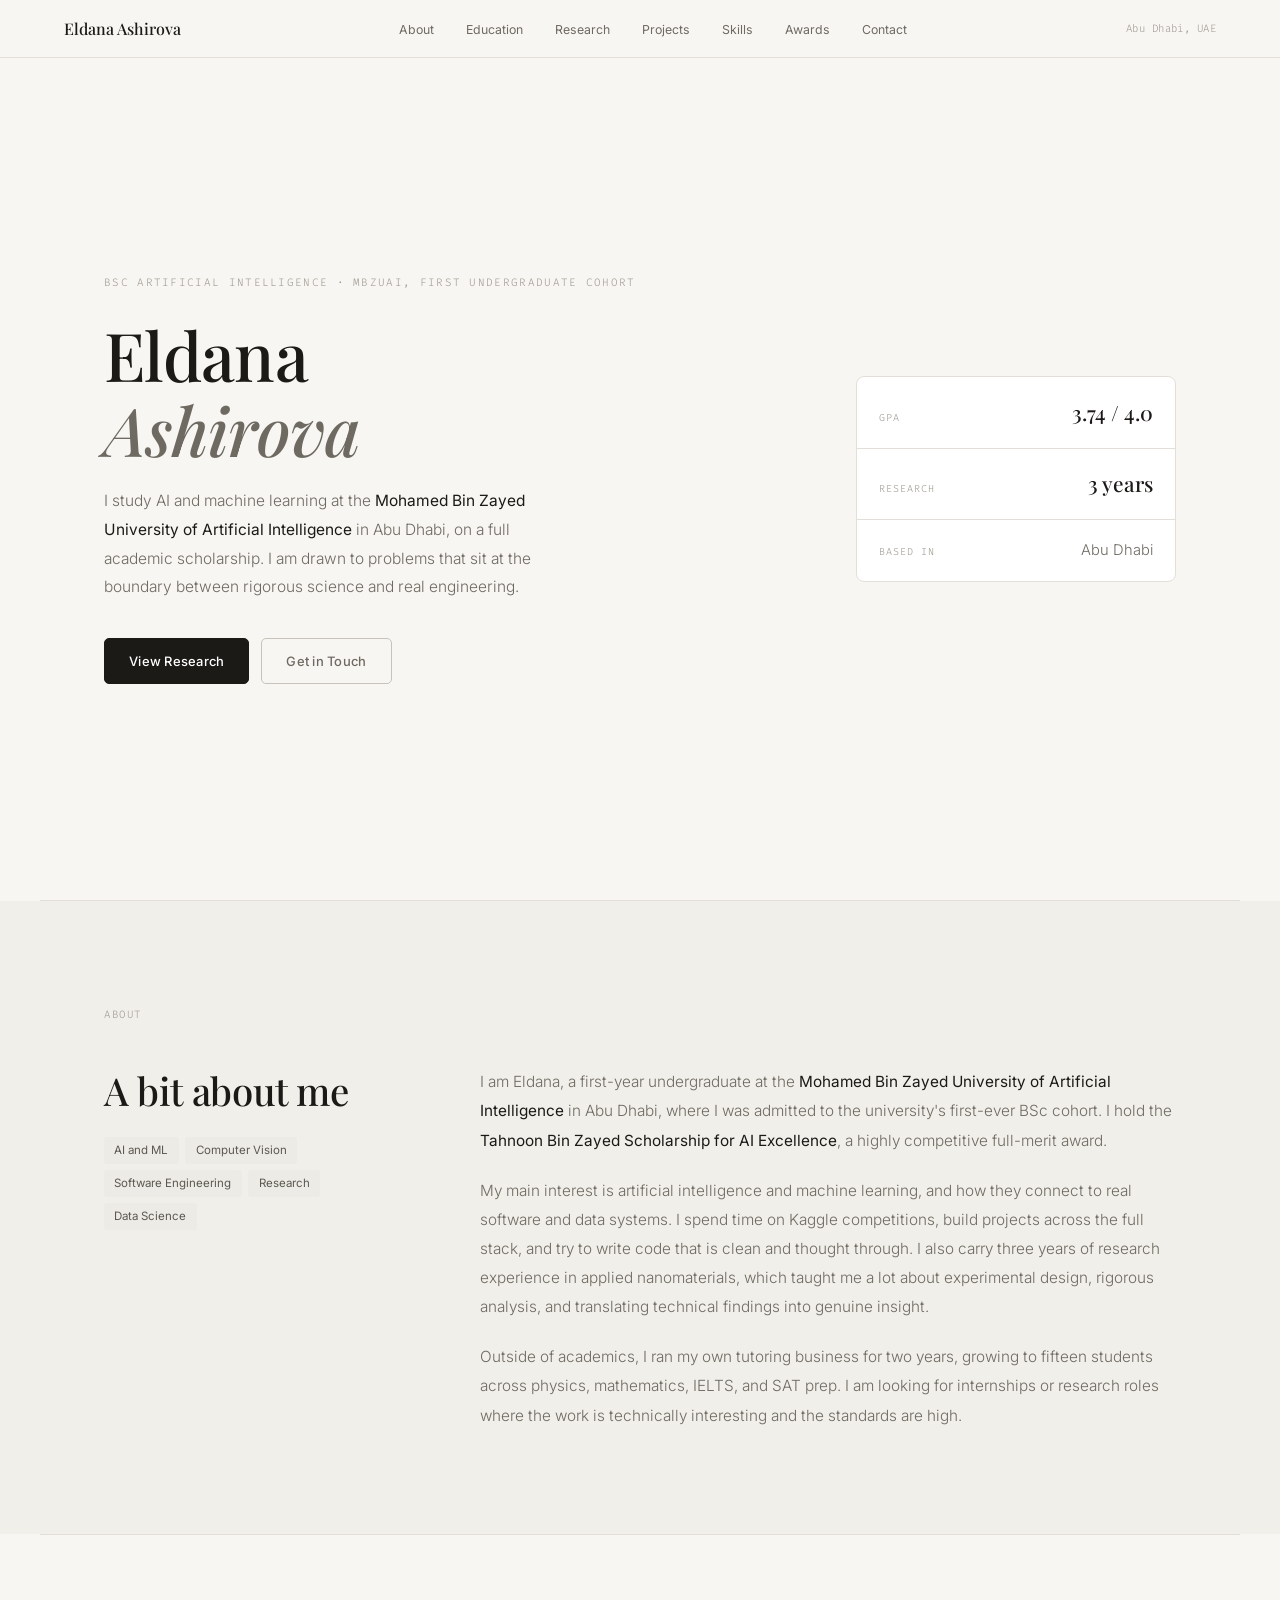
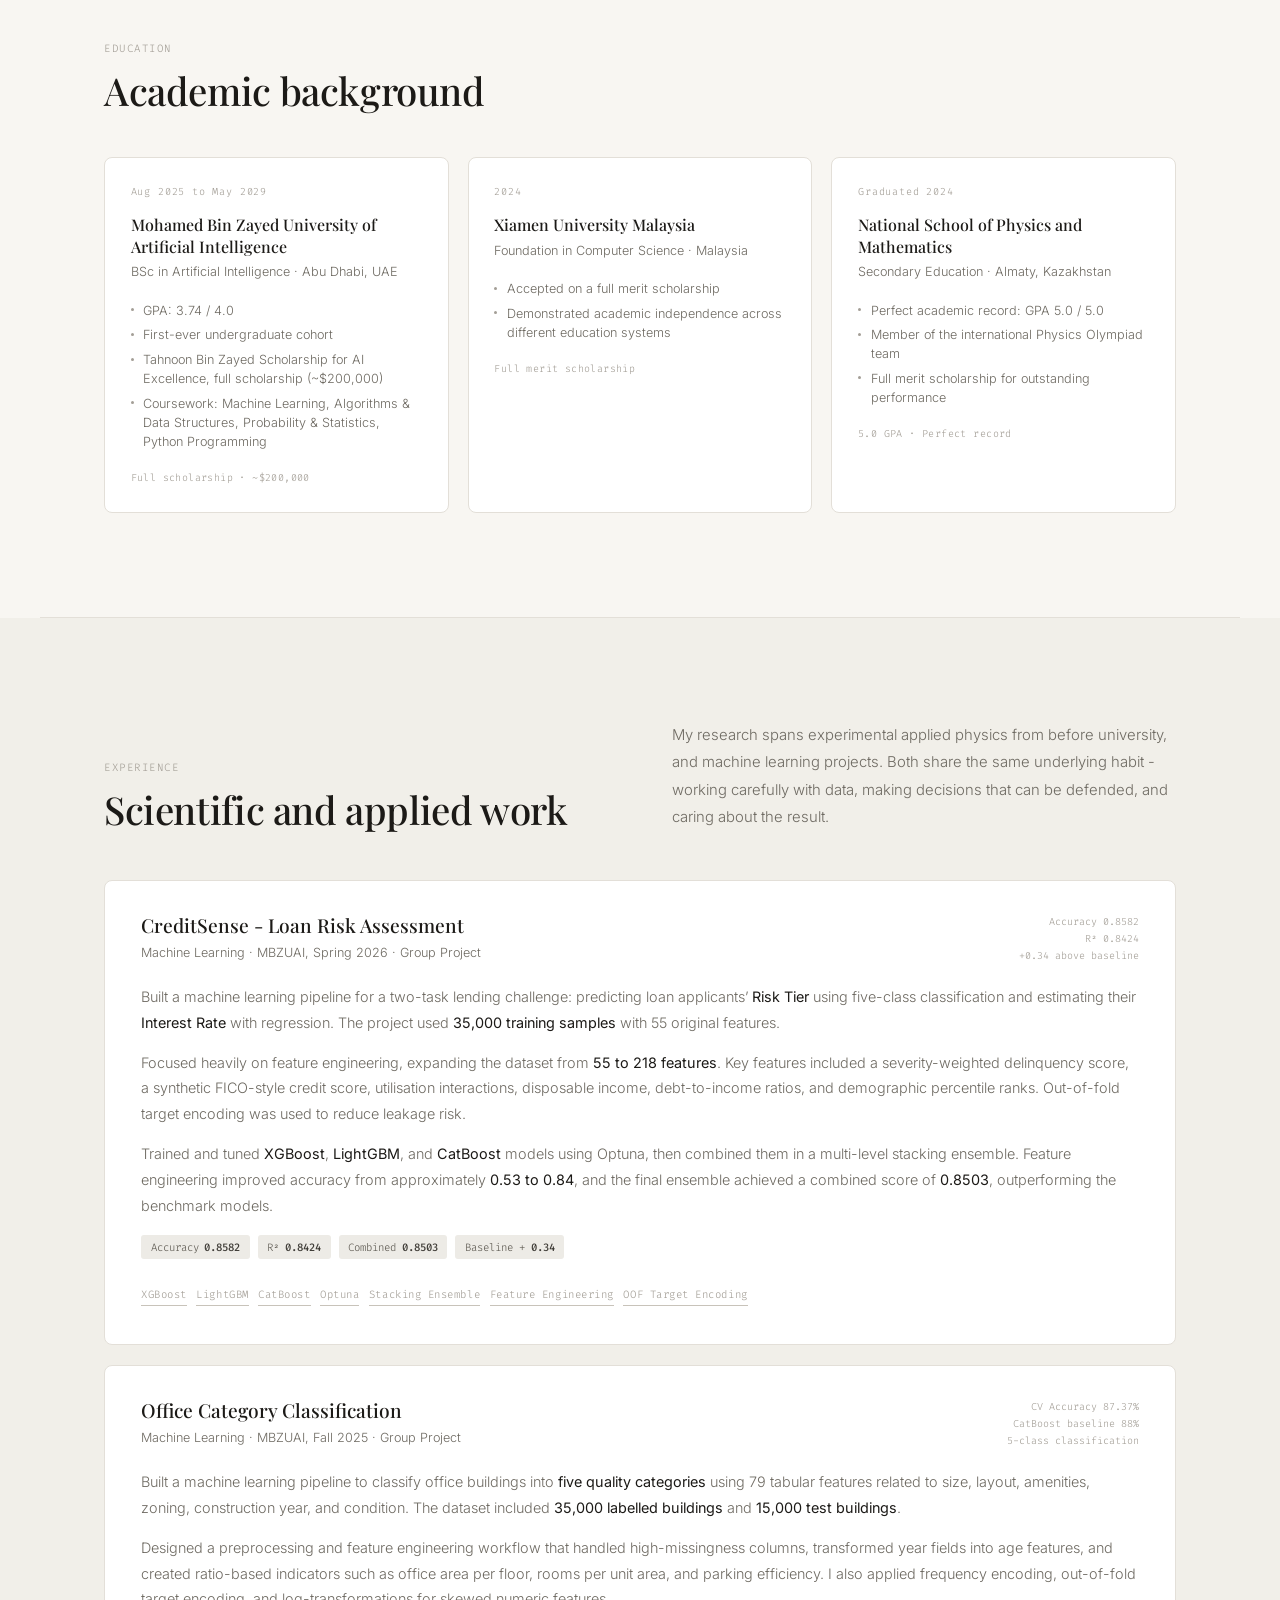
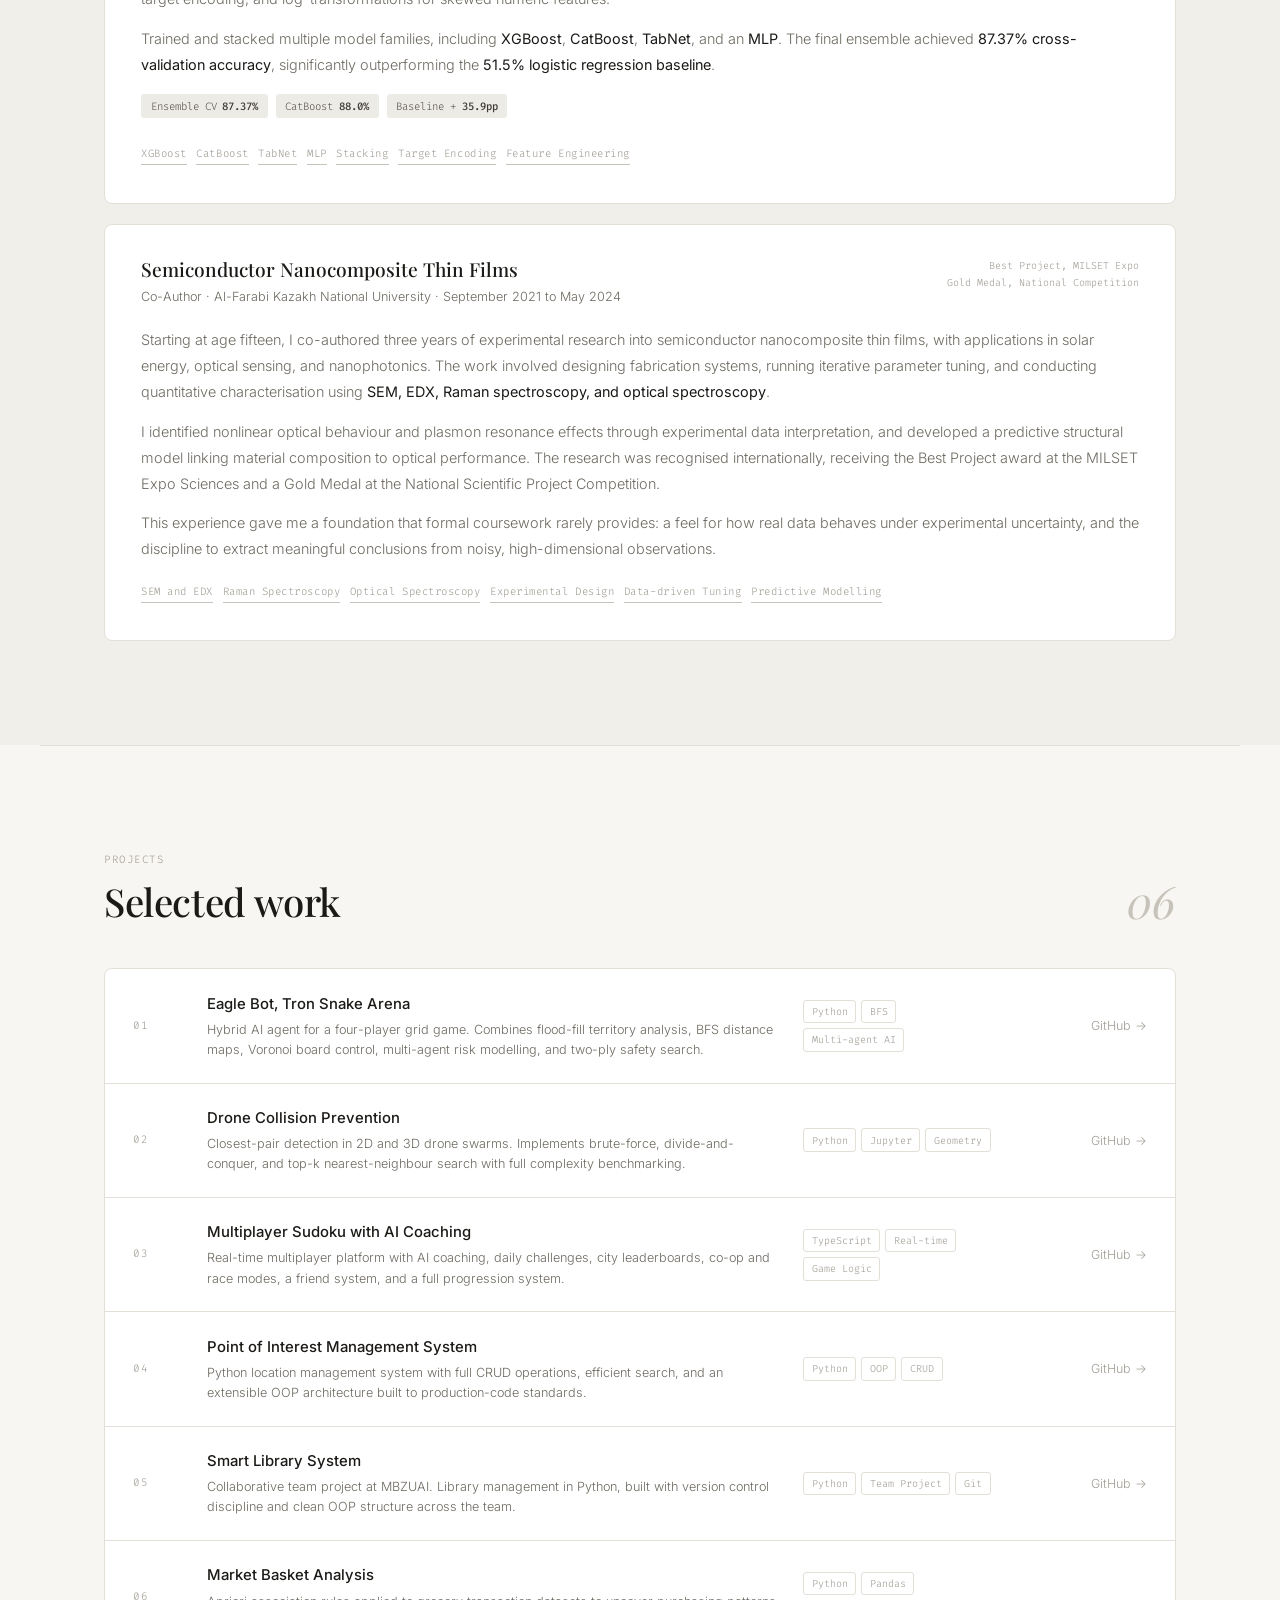
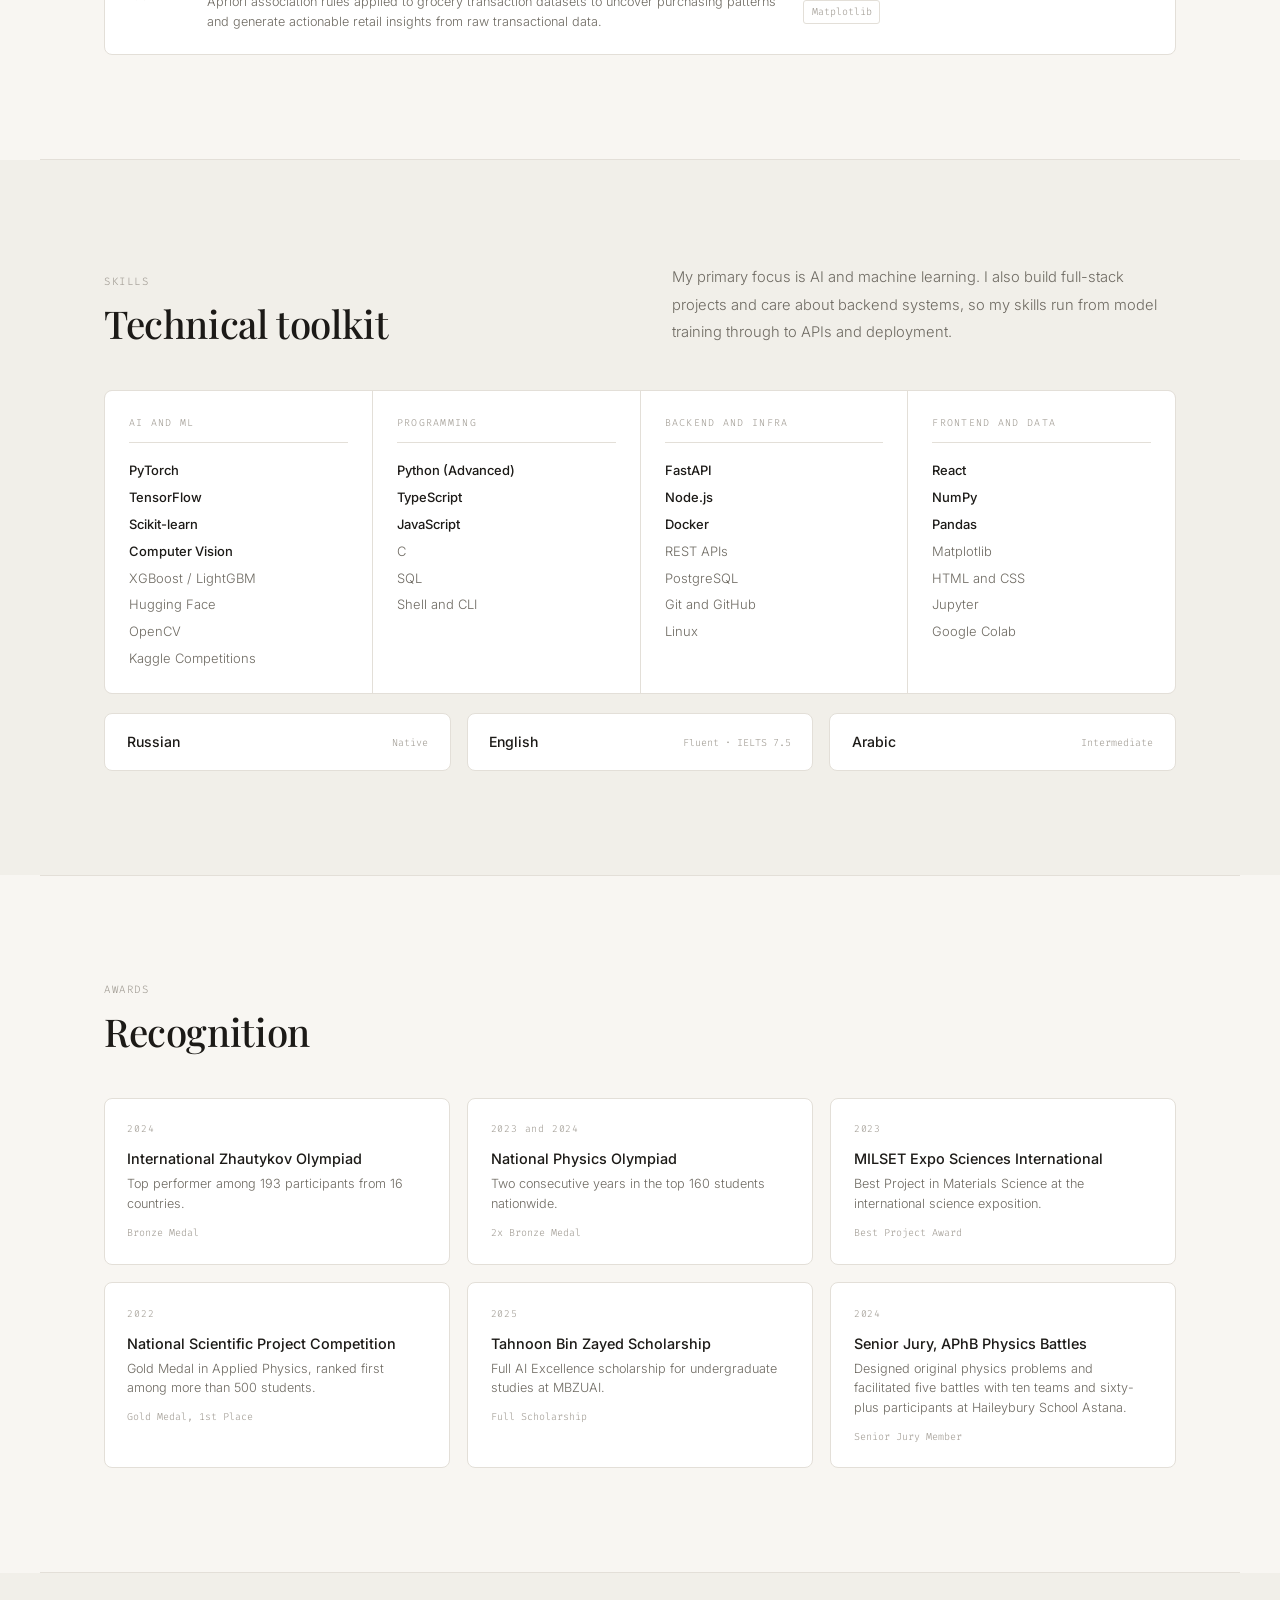
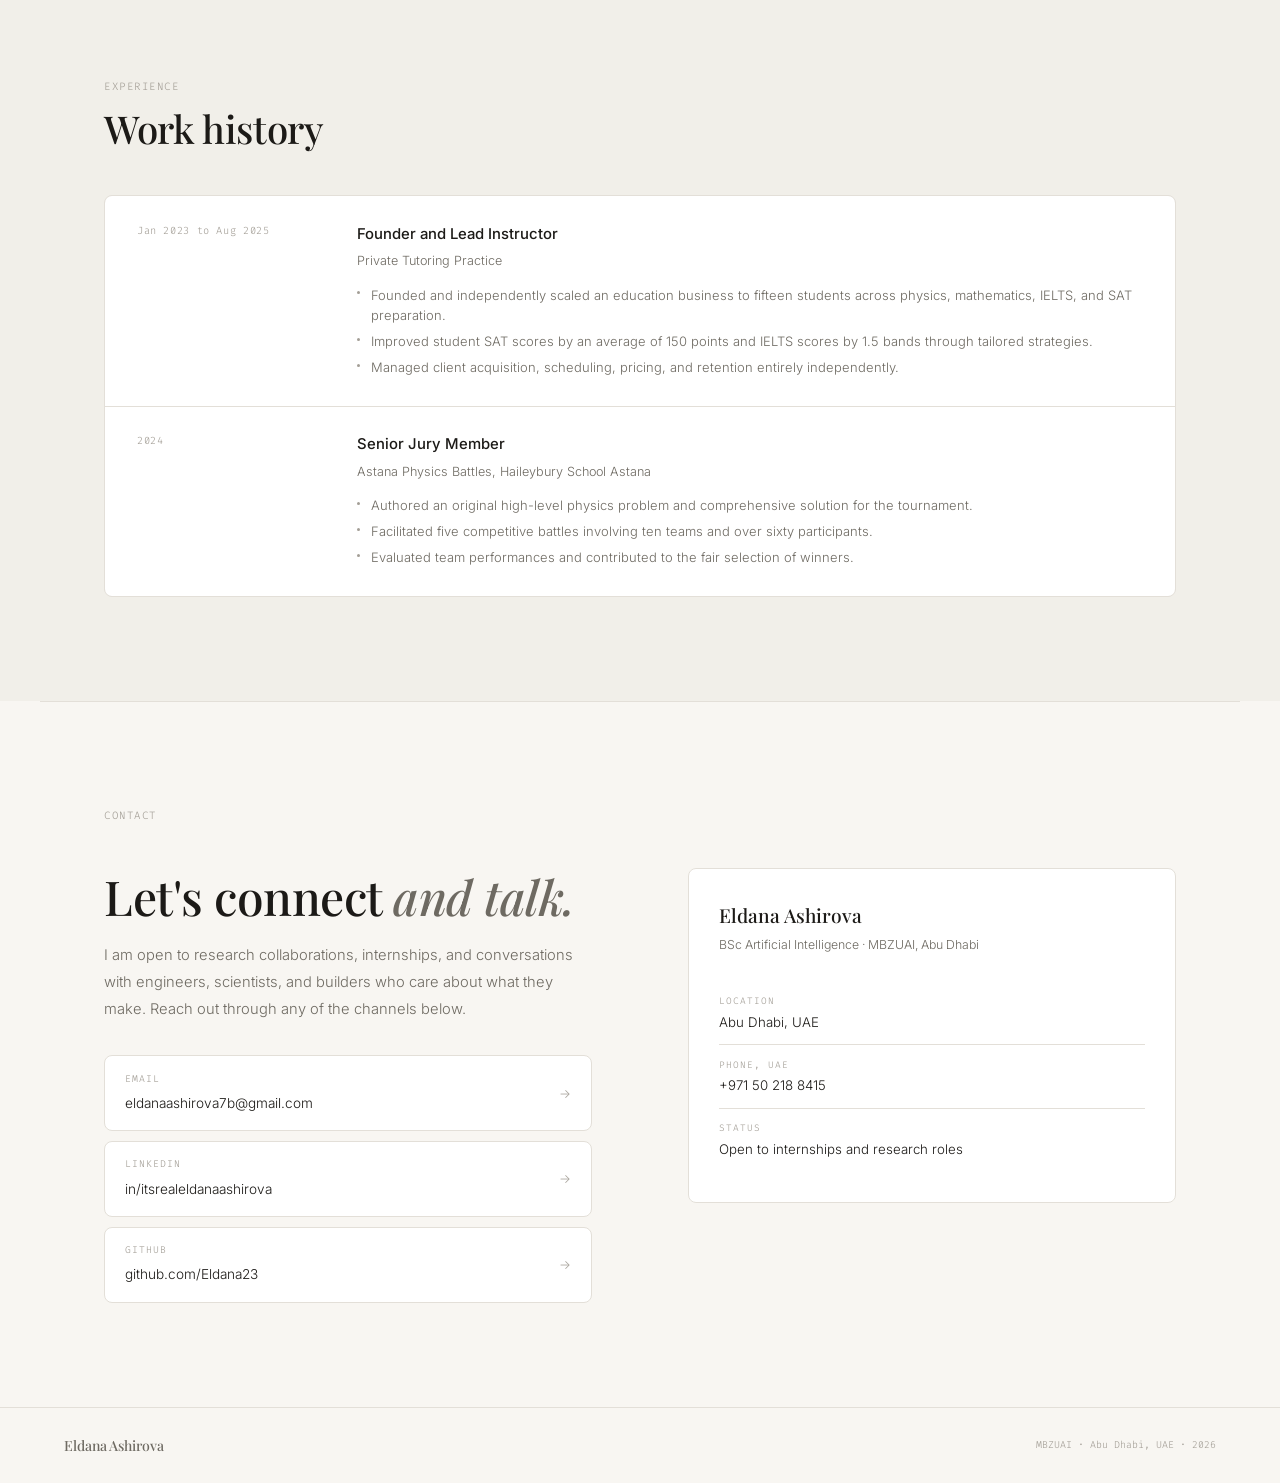
<file: index.html>
<!DOCTYPE html>
<html lang="en">
<head>
  <meta charset="UTF-8">
  <meta name="viewport" content="width=device-width, initial-scale=1.0">
  <title>Eldana Ashirova</title>
  <link
    href="https://fonts.googleapis.com/css2?family=Playfair+Display:ital,wght@0,400;0,500;0,600;1,400;1,500&family=Inter:wght@300;400;500&family=Fira+Code:wght@400;500&display=swap"
    rel="stylesheet"
  >
  <link rel="stylesheet" href="css/style.css">
</head>
<body>

<nav>
  <a href="#hero" class="nav-logo">Eldana Ashirova</a>
  <ul class="nav-links">
    <li><a href="#about">About</a></li>
    <li><a href="#education">Education</a></li>
    <li><a href="#research">Research</a></li>
    <li><a href="#projects">Projects</a></li>
    <li><a href="#skills">Skills</a></li>
    <li><a href="#awards">Awards</a></li>
    <li><a href="#contact">Contact</a></li>
  </ul>
  <span class="nav-note">Abu Dhabi, UAE</span>
</nav>

<!-- HERO -->
<div id="hero">
  <div class="hero-inner">
    <div class="fade">
      <p class="hero-sup">BSc Artificial Intelligence · MBZUAI, First Undergraduate Cohort</p>
      <h1>Eldana<br><em>Ashirova</em></h1>
      <p class="hero-desc">
        I study AI and machine learning at the <strong>Mohamed Bin Zayed University of Artificial Intelligence</strong> in Abu Dhabi, on a full academic scholarship. I am drawn to problems that sit at the boundary between rigorous science and real engineering.
      </p>
      <div class="hero-btns">
        <a href="#research" class="btn btn-solid">View Research</a>
        <a href="mailto:eldanaashirova7b@gmail.com" class="btn btn-outline">Get in Touch</a>
      </div>
    </div>
    <div class="hero-card fade" style="transition-delay:0.12s">
      <div class="hc-row">
        <span class="hc-lbl">GPA</span>
        <span class="hc-val">3.74 / 4.0</span>
      </div>
      <div class="hc-row">
        <span class="hc-lbl">Research</span>
        <span class="hc-val">3 years</span>
      </div>
      <div class="hc-row">
        <span class="hc-lbl">Based in</span>
        <span class="hc-val" style="font-family:'Inter',sans-serif;font-size:0.92rem;font-weight:300;color:var(--muted);">Abu Dhabi</span>
      </div>
    </div>
  </div>
</div>

<hr class="sep">

<!-- ABOUT -->
<section id="about">
  <div class="wrap">
    <p class="eyebrow">About</p>
    <div class="about-grid fade">
      <div>
        <h2>A bit about me</h2>
        <div class="about-chips" style="margin-top:1.5rem;">
          <span class="chip">AI and ML</span>
          <span class="chip">Computer Vision</span>
          <span class="chip">Software Engineering</span>
          <span class="chip">Research</span>
          <span class="chip">Data Science</span>
        </div>
      </div>
      <div class="about-text">
        <p>
          I am Eldana, a first-year undergraduate at the <strong>Mohamed Bin Zayed University of Artificial Intelligence</strong> in Abu Dhabi, where I was admitted to the university's first-ever BSc cohort. I hold the <strong>Tahnoon Bin Zayed Scholarship for AI Excellence</strong>, a highly competitive full-merit award.
        </p>
        <p>
          My main interest is artificial intelligence and machine learning, and how they connect to real software and data systems. I spend time on Kaggle competitions, build projects across the full stack, and try to write code that is clean and thought through. I also carry three years of research experience in applied nanomaterials, which taught me a lot about experimental design, rigorous analysis, and translating technical findings into genuine insight.
        </p>
        <p>
          Outside of academics, I ran my own tutoring business for two years, growing to fifteen students across physics, mathematics, IELTS, and SAT prep. I am looking for internships or research roles where the work is technically interesting and the standards are high.
        </p>
      </div>
    </div>
  </div>
</section>

<hr class="sep">

<!-- EDUCATION -->
<section id="education">
  <div class="wrap">
    <p class="eyebrow">Education</p>
    <h2>Academic background</h2>
    <div class="edu-cards fade" style="transition-delay:0.08s">

      <div class="edu-card">
        <span class="edu-period">Aug 2025 to May 2029</span>
        <div class="edu-uni">Mohamed Bin Zayed University of Artificial Intelligence</div>
        <div class="edu-deg">BSc in Artificial Intelligence · Abu Dhabi, UAE</div>
        <ul class="edu-facts">
          <li>GPA: 3.74 / 4.0</li>
          <li>First-ever undergraduate cohort</li>
          <li>Tahnoon Bin Zayed Scholarship for AI Excellence, full scholarship (~$200,000)</li>
          <li>Coursework: Machine Learning, Algorithms & Data Structures, Probability & Statistics, Python Programming</li>
        </ul>
        <span class="edu-note">Full scholarship · ~$200,000</span>
      </div>

      <div class="edu-card">
        <span class="edu-period">2024</span>
        <div class="edu-uni">Xiamen University Malaysia</div>
        <div class="edu-deg">Foundation in Computer Science · Malaysia</div>
        <ul class="edu-facts">
          <li>Accepted on a full merit scholarship</li>
          <li>Demonstrated academic independence across different education systems</li>
        </ul>
        <span class="edu-note">Full merit scholarship</span>
      </div>

      <div class="edu-card">
        <span class="edu-period">Graduated 2024</span>
        <div class="edu-uni">National School of Physics and Mathematics</div>
        <div class="edu-deg">Secondary Education · Almaty, Kazakhstan</div>
        <ul class="edu-facts">
          <li>Perfect academic record: GPA 5.0 / 5.0</li>
          <li>Member of the international Physics Olympiad team</li>
          <li>Full merit scholarship for outstanding performance</li>
        </ul>
        <span class="edu-note">5.0 GPA · Perfect record</span>
      </div>

    </div>
  </div>
</section>

<hr class="sep">

<!-- RESEARCH — now covers semiconductor work + ML projects -->
<section id="research">
  <div class="wrap">
    <div class="research-intro fade">
      <div>
        <p class="eyebrow">Experience</p>
        <h2>Scientific and applied work</h2>
      </div>
      <p class="research-note">
        My research spans experimental applied physics from before university, and machine learning projects. Both share the same underlying habit - working carefully with data, making decisions that can be defended, and caring about the result.
      </p>
    </div>

    <!-- ML PROJECT 1: CreditSense -->
    <div class="r-item fade" style="transition-delay:0.05s">
      <div class="r-header">
        <div>
          <div class="r-title">CreditSense - Loan Risk Assessment</div>
          <div class="r-meta"> Machine Learning · MBZUAI, Spring 2026 · Group Project</div>
        </div>
        <div class="r-badge">
          Accuracy 0.8582<br>
          R&sup2; 0.8424<br>
          +0.34 above baseline
        </div>
      </div>
      <div class="r-body">
        <p>
          Built a machine learning pipeline for a two-task lending challenge: predicting loan applicants’ <strong>Risk Tier</strong> using five-class classification and estimating their <strong>Interest Rate</strong> with regression. The project used <strong>35,000 training samples</strong> with 55 original features.
        </p>

        <p>
          Focused heavily on feature engineering, expanding the dataset from <strong>55 to 218 features</strong>. Key features included a severity-weighted delinquency score, a synthetic FICO-style credit score, utilisation interactions, disposable income, debt-to-income ratios, and demographic percentile ranks. Out-of-fold target encoding was used to reduce leakage risk.
        </p>

        <p>
          Trained and tuned <strong>XGBoost</strong>, <strong>LightGBM</strong>, and <strong>CatBoost</strong> models using Optuna, then combined them in a multi-level stacking ensemble. Feature engineering improved accuracy from approximately <strong>0.53 to 0.84</strong>, and the final ensemble achieved a combined score of <strong>0.8503</strong>, outperforming the benchmark models.
        </p>
        <div style="margin-top:1rem;display:flex;flex-wrap:wrap;">
          <span class="r-result">Accuracy <b>0.8582</b></span>
          <span class="r-result">R&sup2; <b>0.8424</b></span>
          <span class="r-result">Combined <b>0.8503</b></span>
          <span class="r-result">Baseline +<b>0.34</b></span>
        </div>
        <div class="r-tags">
          <span class="itag">XGBoost</span>
          <span class="itag">LightGBM</span>
          <span class="itag">CatBoost</span>
          <span class="itag">Optuna</span>
          <span class="itag">Stacking Ensemble</span>
          <span class="itag">Feature Engineering</span>
          <span class="itag">OOF Target Encoding</span>
        </div>
      </div>
    </div>

    <!-- ML PROJECT 2: Office Category Classification -->
    <div class="r-item fade" style="transition-delay:0.1s">
      <div class="r-header">
        <div>
          <div class="r-title">Office Category Classification</div>
          <div class="r-meta"> Machine Learning · MBZUAI, Fall 2025 · Group Project </div>
        </div>
        <div class="r-badge">
          CV Accuracy 87.37%<br>
          CatBoost baseline 88%<br>
          5-class classification
        </div>
      </div>
      <div class="r-body">
        <p>
          Built a machine learning pipeline to classify office buildings into <strong>five quality categories</strong> using 79 tabular features related to size, layout, amenities, zoning, construction year, and condition. The dataset included <strong>35,000 labelled buildings</strong> and <strong>15,000 test buildings</strong>.
        </p>

        <p>
          Designed a preprocessing and feature engineering workflow that handled high-missingness columns, transformed year fields into age features, and created ratio-based indicators such as office area per floor, rooms per unit area, and parking efficiency. I also applied frequency encoding, out-of-fold target encoding, and log-transformations for skewed numeric features.
        </p>

        <p>
          Trained and stacked multiple model families, including <strong>XGBoost</strong>, <strong>CatBoost</strong>, <strong>TabNet</strong>, and an <strong>MLP</strong>. The final ensemble achieved <strong>87.37% cross-validation accuracy</strong>, significantly outperforming the <strong>51.5% logistic regression baseline</strong>.
        </p>
        <div style="margin-top:1rem;display:flex;flex-wrap:wrap;">
          <span class="r-result">Ensemble CV <b>87.37%</b></span>
          <span class="r-result">CatBoost <b>88.0%</b></span>
          <span class="r-result">Baseline +<b>35.9pp</b></span>
        </div>
        <div class="r-tags">
          <span class="itag">XGBoost</span>
          <span class="itag">CatBoost</span>
          <span class="itag">TabNet</span>
          <span class="itag">MLP</span>
          <span class="itag">Stacking</span>
          <span class="itag">Target Encoding</span>
          <span class="itag">Feature Engineering</span>
        </div>
      </div>
    </div>

    <!-- SEMICONDUCTOR RESEARCH -->
    <div class="r-item fade" style="transition-delay:0.15s">
      <div class="r-header">
        <div>
          <div class="r-title">Semiconductor Nanocomposite Thin Films</div>
          <div class="r-meta">Co-Author · Al-Farabi Kazakh National University · September 2021 to May 2024</div>
        </div>
        <div class="r-badge">
          Best Project, MILSET Expo<br>
          Gold Medal, National Competition
        </div>
      </div>
      <div class="r-body">
        <p>
          Starting at age fifteen, I co-authored three years of experimental research into semiconductor nanocomposite thin films, with applications in solar energy, optical sensing, and nanophotonics. The work involved designing fabrication systems, running iterative parameter tuning, and conducting quantitative characterisation using <strong>SEM, EDX, Raman spectroscopy, and optical spectroscopy</strong>.
        </p>
        <p>
          I identified nonlinear optical behaviour and plasmon resonance effects through experimental data interpretation, and developed a predictive structural model linking material composition to optical performance. The research was recognised internationally, receiving the Best Project award at the MILSET Expo Sciences and a Gold Medal at the National Scientific Project Competition.
        </p>
        <p>
          This experience gave me a foundation that formal coursework rarely provides: a feel for how real data behaves under experimental uncertainty, and the discipline to extract meaningful conclusions from noisy, high-dimensional observations.
        </p>
        <div class="r-tags">
          <span class="itag">SEM and EDX</span>
          <span class="itag">Raman Spectroscopy</span>
          <span class="itag">Optical Spectroscopy</span>
          <span class="itag">Experimental Design</span>
          <span class="itag">Data-driven Tuning</span>
          <span class="itag">Predictive Modelling</span>
        </div>
      </div>
    </div>

  </div>
</section>

<hr class="sep">

<!-- PROJECTS -->
<section id="projects">
  <div class="wrap">
    <div class="projects-header">
      <div>
        <p class="eyebrow">Projects</p>
        <h2>Selected work</h2>
      </div>
      <span class="proj-count fade">06</span>
    </div>
    <div class="proj-list fade" style="transition-delay:0.08s">

      <a href="https://github.com/Eldana23/Tron_Snake_Arena" target="_blank" rel="noopener" class="proj-item">
        <div class="proj-num">01</div>
        <div>
          <div class="proj-name">Eagle Bot, Tron Snake Arena</div>
          <div class="proj-desc">Hybrid AI agent for a four-player grid game. Combines flood-fill territory analysis, BFS distance maps, Voronoi board control, multi-agent risk modelling, and two-ply safety search.</div>
        </div>
        <div class="proj-tags">
          <span class="proj-tag">Python</span>
          <span class="proj-tag">BFS</span>
          <span class="proj-tag">Multi-agent AI</span>
        </div>
        <div class="proj-arrow">GitHub &rarr;</div>
      </a>

      <a href="https://github.com/Eldana23/Drone_Collision_Prevention" target="_blank" rel="noopener" class="proj-item">
        <div class="proj-num">02</div>
        <div>
          <div class="proj-name">Drone Collision Prevention</div>
          <div class="proj-desc">Closest-pair detection in 2D and 3D drone swarms. Implements brute-force, divide-and-conquer, and top-k nearest-neighbour search with full complexity benchmarking.</div>
        </div>
        <div class="proj-tags">
          <span class="proj-tag">Python</span>
          <span class="proj-tag">Jupyter</span>
          <span class="proj-tag">Geometry</span>
        </div>
        <div class="proj-arrow">GitHub &rarr;</div>
      </a>

      <a href="https://github.com/Eldana23/sudoku_game" target="_blank" rel="noopener" class="proj-item">
        <div class="proj-num">03</div>
        <div>
          <div class="proj-name">Multiplayer Sudoku with AI Coaching</div>
          <div class="proj-desc">Real-time multiplayer platform with AI coaching, daily challenges, city leaderboards, co-op and race modes, a friend system, and a full progression system.</div>
        </div>
        <div class="proj-tags">
          <span class="proj-tag">TypeScript</span>
          <span class="proj-tag">Real-time</span>
          <span class="proj-tag">Game Logic</span>
        </div>
        <div class="proj-arrow">GitHub &rarr;</div>
      </a>

      <a href="https://github.com/Eldana23/point_of_interest" target="_blank" rel="noopener" class="proj-item">
        <div class="proj-num">04</div>
        <div>
          <div class="proj-name">Point of Interest Management System</div>
          <div class="proj-desc">Python location management system with full CRUD operations, efficient search, and an extensible OOP architecture built to production-code standards.</div>
        </div>
        <div class="proj-tags">
          <span class="proj-tag">Python</span>
          <span class="proj-tag">OOP</span>
          <span class="proj-tag">CRUD</span>
        </div>
        <div class="proj-arrow">GitHub &rarr;</div>
      </a>

      <a href="https://github.com/murodbecks/yaslis" target="_blank" rel="noopener" class="proj-item">
        <div class="proj-num">05</div>
        <div>
          <div class="proj-name">Smart Library System</div>
          <div class="proj-desc">Collaborative team project at MBZUAI. Library management in Python, built with version control discipline and clean OOP structure across the team.</div>
        </div>
        <div class="proj-tags">
          <span class="proj-tag">Python</span>
          <span class="proj-tag">Team Project</span>
          <span class="proj-tag">Git</span>
        </div>
        <div class="proj-arrow">GitHub &rarr;</div>
      </a>

      <a href="https://github.com/Eldana23/market_analysis.git" target="_blank" rel="noopener" class="proj-item">
        <div class="proj-num">06</div>
        <div>
          <div class="proj-name">Market Basket Analysis</div>
          <div class="proj-desc">Apriori association rules applied to grocery transaction datasets to uncover purchasing patterns and generate actionable retail insights from raw transactional data.</div>
        </div>
        <div class="proj-tags">
          <span class="proj-tag">Python</span>
          <span class="proj-tag">Pandas</span>
          <span class="proj-tag">Matplotlib</span>
        </div>
        <div class="proj-arrow"></div>
      </a>

    </div>
  </div>
</section>

<hr class="sep">

<!-- SKILLS -->
<section id="skills">
  <div class="wrap">
    <div class="skills-top fade">
      <div>
        <p class="eyebrow">Skills</p>
        <h2>Technical toolkit</h2>
      </div>
      <p class="skills-note">
        My primary focus is AI and machine learning. I also build full-stack projects and care about backend systems, so my skills run from model training through to APIs and deployment.
      </p>
    </div>
    <div class="skills-grid fade" style="transition-delay:0.08s">
      <div class="sg">
        <div class="sg-lbl">AI and ML</div>
        <ul>
          <li><b>PyTorch</b></li>
          <li><b>TensorFlow</b></li>
          <li><b>Scikit-learn</b></li>
          <li><b>Computer Vision</b></li>
          <li>XGBoost / LightGBM</li>
          <li>Hugging Face</li>
          <li>OpenCV</li>
          <li>Kaggle Competitions</li>
        </ul>
      </div>
      <div class="sg">
        <div class="sg-lbl">Programming</div>
        <ul>
          <li><b>Python (Advanced)</b></li>
          <li><b>TypeScript</b></li>
          <li><b>JavaScript</b></li>
          <li>C</li>
          <li>SQL</li>
          <li>Shell and CLI</li>
        </ul>
      </div>
      <div class="sg">
        <div class="sg-lbl">Backend and Infra</div>
        <ul>
          <li><b>FastAPI</b></li>
          <li><b>Node.js</b></li>
          <li><b>Docker</b></li>
          <li>REST APIs</li>
          <li>PostgreSQL</li>
          <li>Git and GitHub</li>
          <li>Linux</li>
        </ul>
      </div>
      <div class="sg">
        <div class="sg-lbl">Frontend and Data</div>
        <ul>
          <li><b>React</b></li>
          <li><b>NumPy</b></li>
          <li><b>Pandas</b></li>
          <li>Matplotlib</li>
          <li>HTML and CSS</li>
          <li>Jupyter</li>
          <li>Google Colab</li>
        </ul>
      </div>
    </div>
    <div class="lang-row fade" style="transition-delay:0.12s">
      <div class="lang-card">
        <span class="lang-name">Russian</span>
        <span class="lang-lvl">Native</span>
      </div>
      <div class="lang-card">
        <span class="lang-name">English</span>
        <span class="lang-lvl">Fluent · IELTS 7.5</span>
      </div>
      <div class="lang-card">
        <span class="lang-name">Arabic</span>
        <span class="lang-lvl">Intermediate</span>
      </div>
    </div>
  </div>
</section>

<hr class="sep">

<!-- AWARDS -->
<section id="awards">
  <div class="wrap">
    <p class="eyebrow">Awards</p>
    <h2>Recognition</h2>
    <div class="awards-grid fade" style="transition-delay:0.08s">

      <div class="award-card">
        <span class="award-yr">2024</span>
        <div class="award-name">International Zhautykov Olympiad</div>
        <div class="award-desc">Top performer among 193 participants from 16 countries.</div>
        <span class="award-note">Bronze Medal</span>
      </div>

      <div class="award-card">
        <span class="award-yr">2023 and 2024</span>
        <div class="award-name">National Physics Olympiad</div>
        <div class="award-desc">Two consecutive years in the top 160 students nationwide.</div>
        <span class="award-note">2x Bronze Medal</span>
      </div>

      <div class="award-card">
        <span class="award-yr">2023</span>
        <div class="award-name">MILSET Expo Sciences International</div>
        <div class="award-desc">Best Project in Materials Science at the international science exposition.</div>
        <span class="award-note">Best Project Award</span>
      </div>

      <div class="award-card">
        <span class="award-yr">2022</span>
        <div class="award-name">National Scientific Project Competition</div>
        <div class="award-desc">Gold Medal in Applied Physics, ranked first among more than 500 students.</div>
        <span class="award-note">Gold Medal, 1st Place</span>
      </div>

      <div class="award-card">
        <span class="award-yr">2025</span>
        <div class="award-name">Tahnoon Bin Zayed Scholarship</div>
        <div class="award-desc">Full AI Excellence scholarship for undergraduate studies at MBZUAI.</div>
        <span class="award-note">Full Scholarship</span>
      </div>

      <div class="award-card">
        <span class="award-yr">2024</span>
        <div class="award-name">Senior Jury, APhB Physics Battles</div>
        <div class="award-desc">Designed original physics problems and facilitated five battles with ten teams and sixty-plus participants at Haileybury School Astana.</div>
        <span class="award-note">Senior Jury Member</span>
      </div>

    </div>
  </div>
</section>

<hr class="sep">

<!-- EXPERIENCE -->
<section id="experience">
  <div class="wrap">
    <p class="eyebrow">Experience</p>
    <h2>Work history</h2>
    <div class="exp-list fade" style="transition-delay:0.08s">

      <div class="exp-item">
        <div class="exp-period">Jan 2023 to Aug 2025</div>
        <div>
          <div class="exp-role">Founder and Lead Instructor</div>
          <div class="exp-org">Private Tutoring Practice</div>
          <ul class="exp-bul">
            <li>Founded and independently scaled an education business to fifteen students across physics, mathematics, IELTS, and SAT preparation.</li>
            <li>Improved student SAT scores by an average of 150 points and IELTS scores by 1.5 bands through tailored strategies.</li>
            <li>Managed client acquisition, scheduling, pricing, and retention entirely independently.</li>
          </ul>
        </div>
      </div>

      <div class="exp-item">
        <div class="exp-period">2024</div>
        <div>
          <div class="exp-role">Senior Jury Member</div>
          <div class="exp-org">Astana Physics Battles, Haileybury School Astana</div>
          <ul class="exp-bul">
            <li>Authored an original high-level physics problem and comprehensive solution for the tournament.</li>
            <li>Facilitated five competitive battles involving ten teams and over sixty participants.</li>
            <li>Evaluated team performances and contributed to the fair selection of winners.</li>
          </ul>
        </div>
      </div>

    </div>
  </div>
</section>

<hr class="sep">

<!-- CONTACT -->
<section id="contact">
  <div class="wrap">
    <p class="eyebrow">Contact</p>
    <div class="contact-layout">
      <div class="fade">
        <h2 class="contact-h">Let's connect <em>and talk.</em></h2>
        <p class="contact-note">
          I am open to research collaborations, internships, and conversations with engineers, scientists, and builders who care about what they make. Reach out through any of the channels below.
        </p>
        <div class="contact-links">
          <a href="mailto:eldanaashirova7b@gmail.com" class="contact-link">
            <div>
              <span class="cl-lbl">Email</span>
              <span class="cl-val">eldanaashirova7b@gmail.com</span>
            </div>
            <span class="cl-arr">&rarr;</span>
          </a>
          <a href="https://linkedin.com/in/itsrealeldanaashirova" target="_blank" rel="noopener" class="contact-link">
            <div>
              <span class="cl-lbl">LinkedIn</span>
              <span class="cl-val">in/itsrealeldanaashirova</span>
            </div>
            <span class="cl-arr">&rarr;</span>
          </a>
          <a href="https://github.com/Eldana23" target="_blank" rel="noopener" class="contact-link">
            <div>
              <span class="cl-lbl">GitHub</span>
              <span class="cl-val">github.com/Eldana23</span>
            </div>
            <span class="cl-arr">&rarr;</span>
          </a>
        </div>
      </div>
      <div class="fade" style="transition-delay:0.12s">
        <div class="info-card">
          <div class="ic-name">Eldana Ashirova</div>
          <div class="ic-sub">BSc Artificial Intelligence · MBZUAI, Abu Dhabi</div>
          <div class="ic-rows">
            <div class="ic-row">
              <span class="ic-lbl">Location</span>
              <span class="ic-val">Abu Dhabi, UAE</span>
            </div>
            <div class="ic-row">
              <span class="ic-lbl">Phone, UAE</span>
              <span class="ic-val">+971 50 218 8415</span>
            </div>
            <div class="ic-row">
              <span class="ic-lbl">Status</span>
              <span class="ic-val">Open to internships and research roles</span>
            </div>
          </div>
        </div>
      </div>
    </div>
  </div>
</section>

<footer>
  <span class="ft-l">Eldana Ashirova</span>
  <span class="ft-r">MBZUAI · Abu Dhabi, UAE · 2026</span>
</footer>

<script src="js/main.js" defer></script>
</body>
</html>
</file>
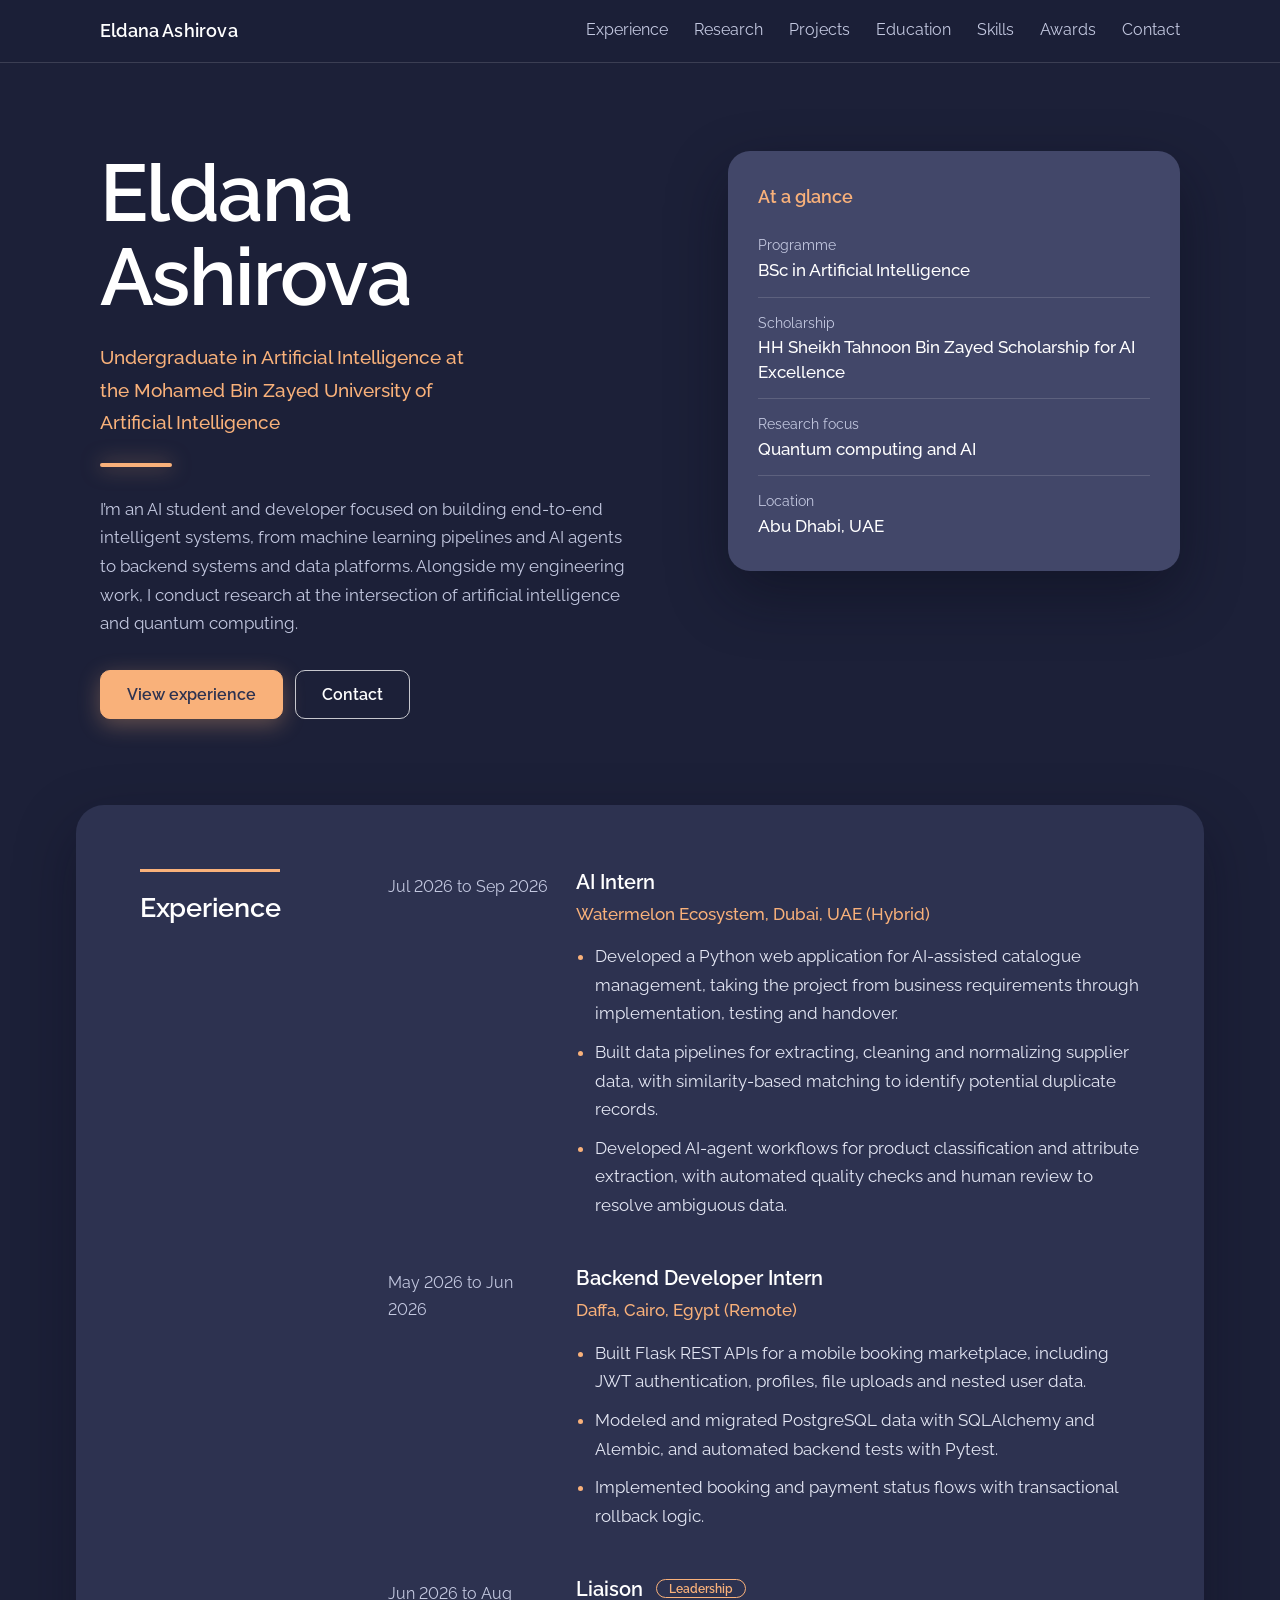
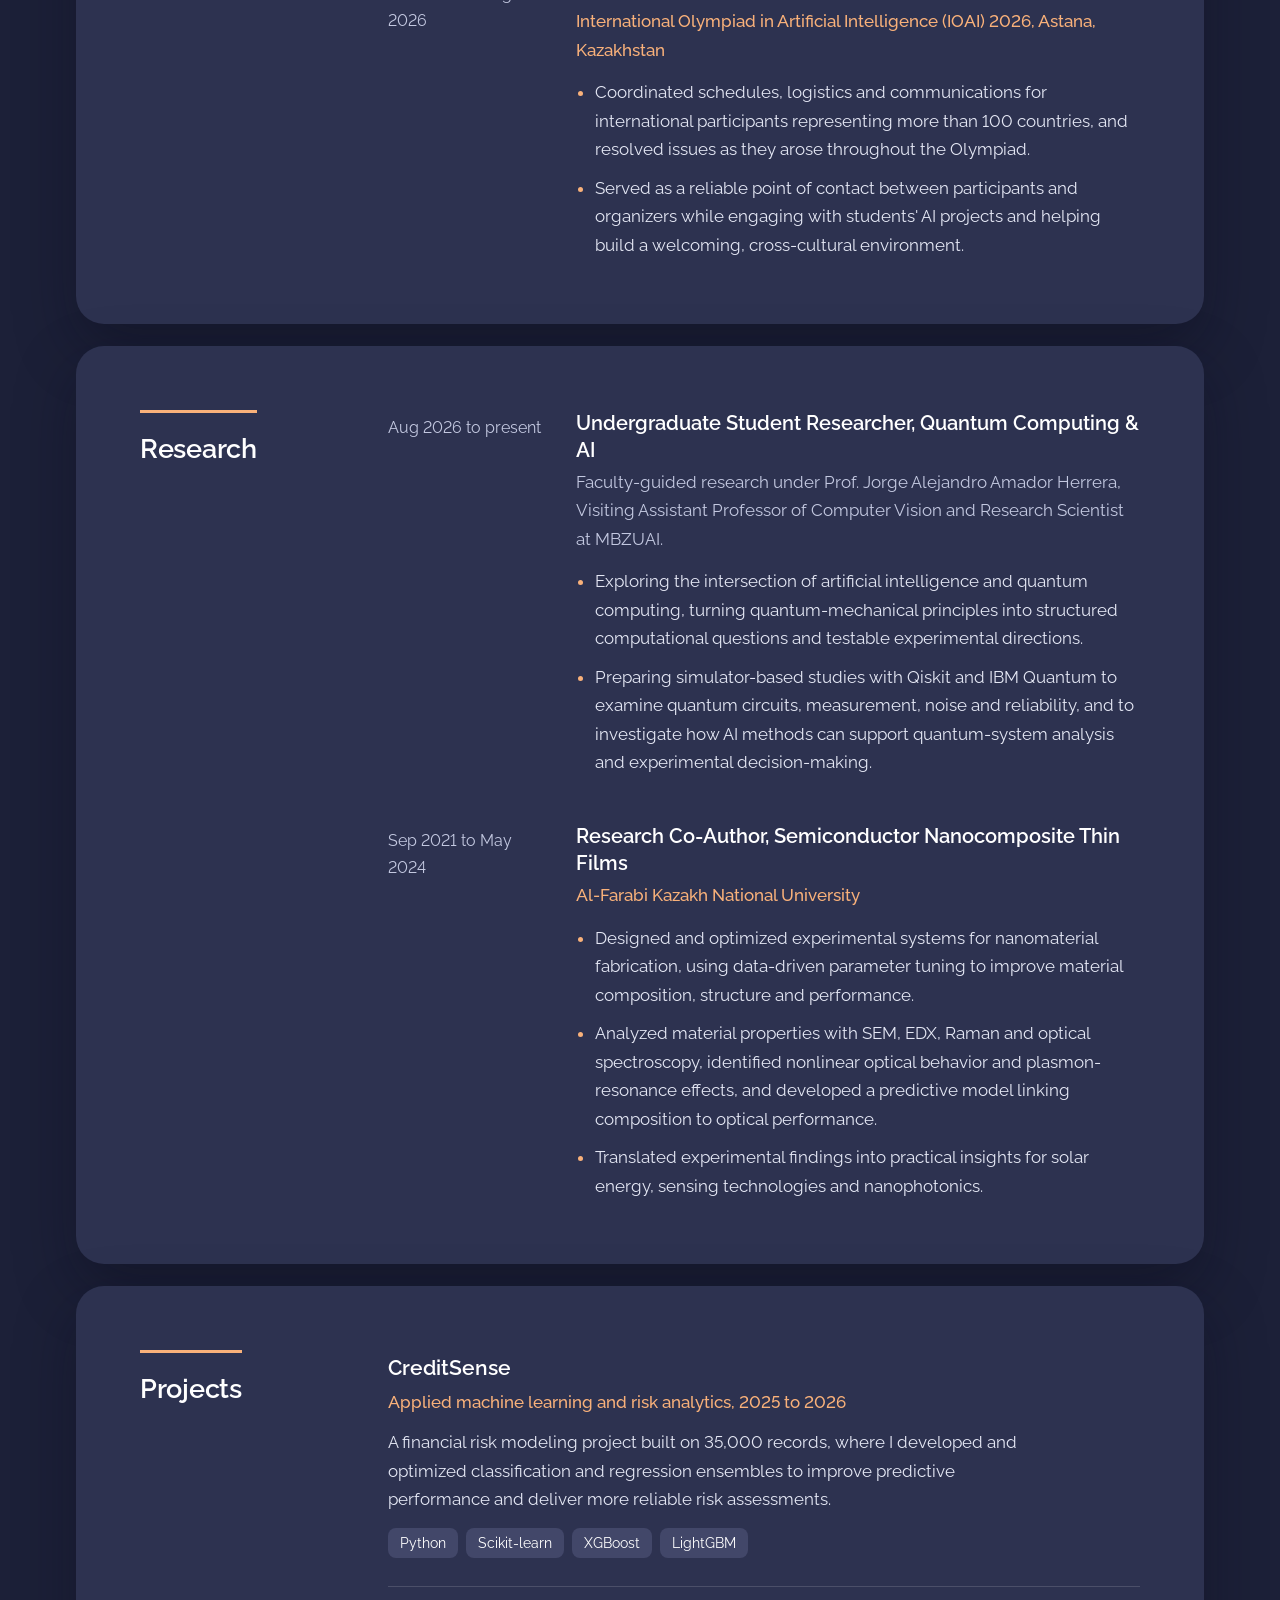
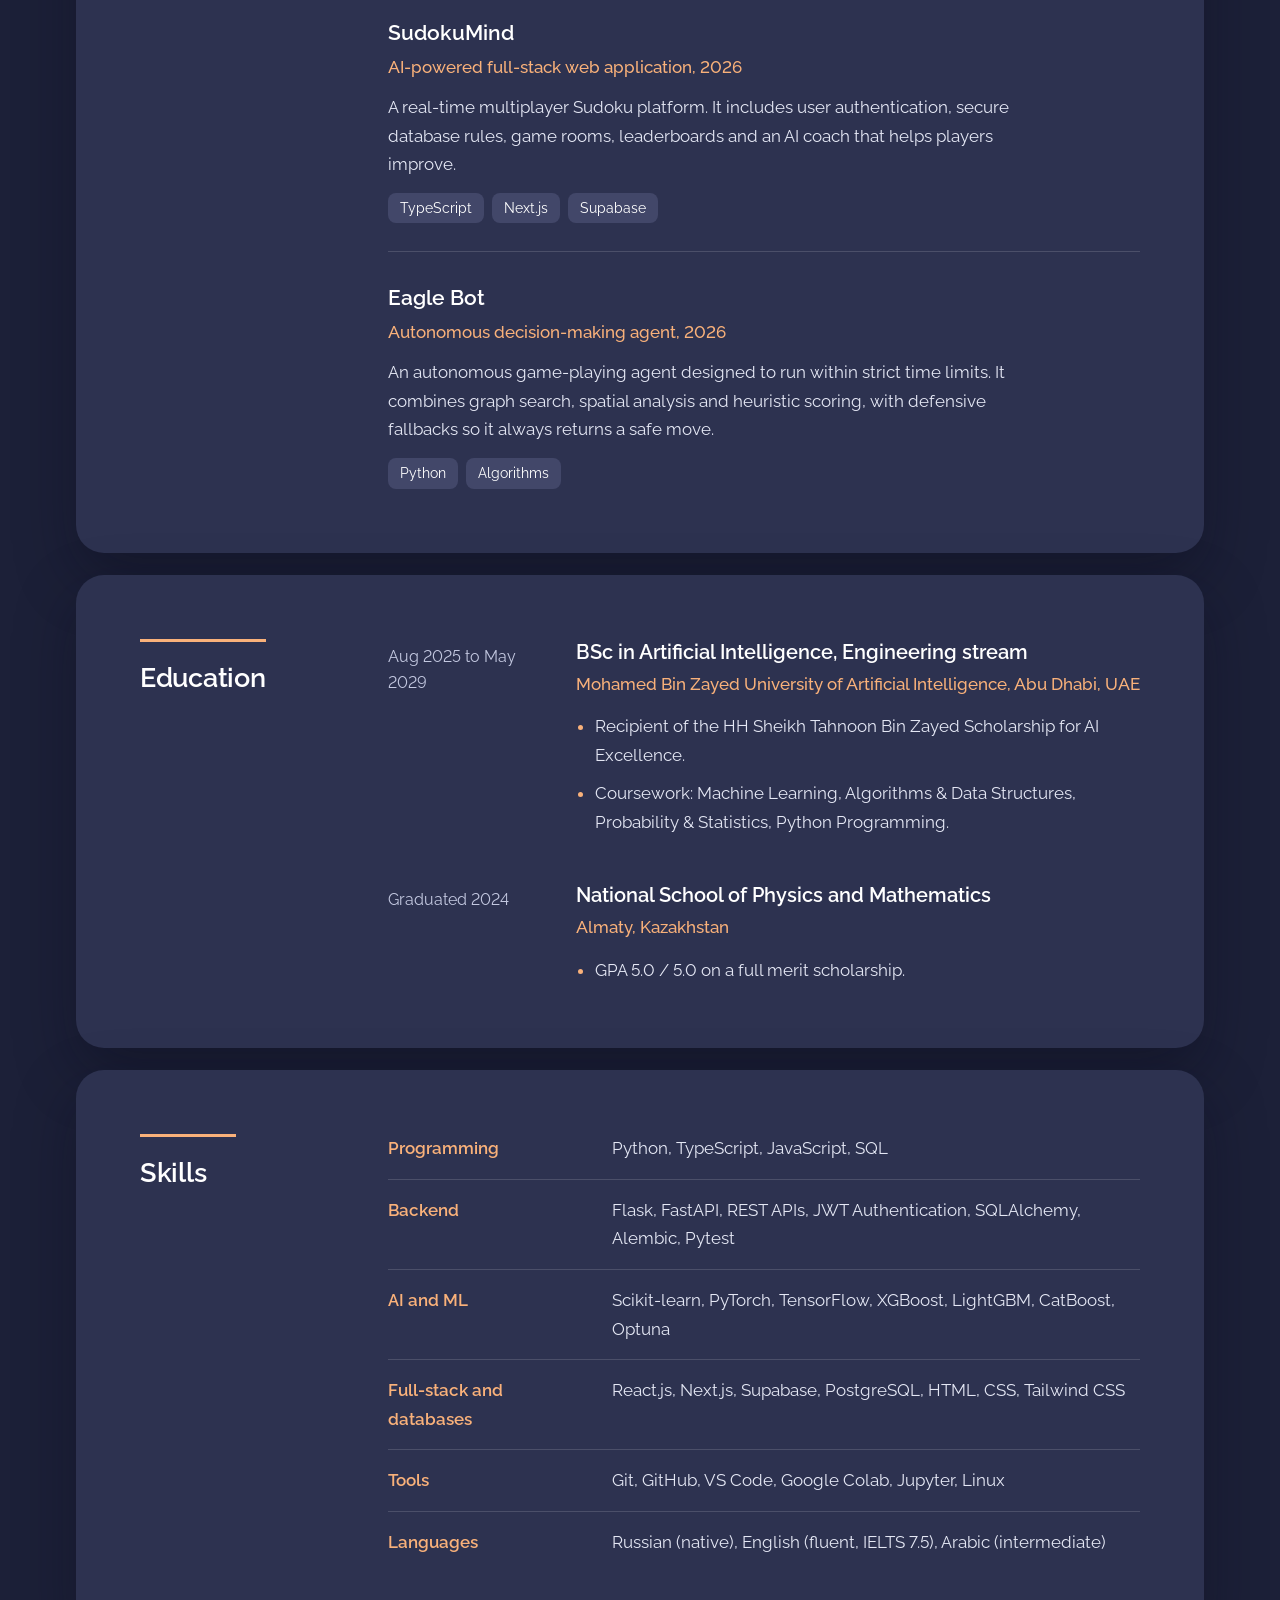
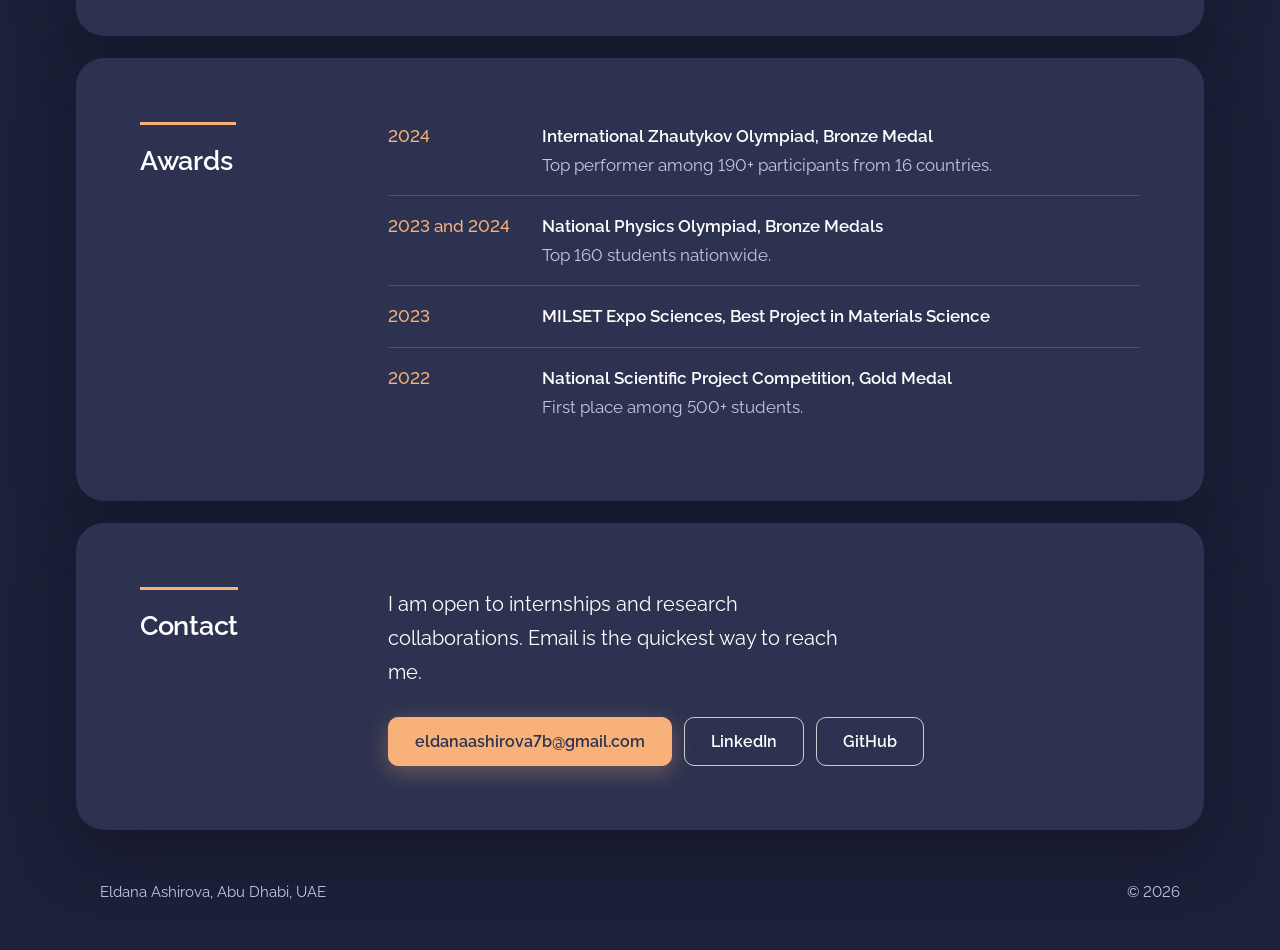
<file: main.html>
<!DOCTYPE html>
<html lang="en">
<head>
<meta charset="utf-8">
<meta name="viewport" content="width=device-width, initial-scale=1, viewport-fit=cover">
<title>Eldana Ashirova | Portfolio</title>
<meta name="description" content="Portfolio of Eldana Ashirova, BSc Artificial Intelligence student at MBZUAI. Machine learning, backend engineering and quantum computing research.">
<meta property="og:title" content="Eldana Ashirova | Portfolio">
<meta property="og:description" content="BSc Artificial Intelligence student at MBZUAI working across machine learning, backend engineering and quantum computing research.">
<meta property="og:type" content="website">
<link rel="preconnect" href="https://fonts.googleapis.com">
<link rel="preconnect" href="https://fonts.gstatic.com" crossorigin>
<link href="https://fonts.googleapis.com/css2?family=Raleway:wght@400;500;600;700&display=swap" rel="stylesheet">
<style>
  :root {
    --white: #FFFFFF;
    --periwinkle: #676F9D;
    --indigo: #424769;
    --deep: #2D3250;
    --page: #1C2038;
    --peach: #F9B17A;

    --text: #FFFFFF;
    --muted: #C3C8E0;
    --line: rgba(255,255,255,0.14);

    --font: "Raleway", "Helvetica Neue", Arial, sans-serif;
    box-sizing: border-box;
    padding-top: env(safe-area-inset-top, 0px);
    padding-bottom: env(safe-area-inset-bottom, 0px);
  }

  *, *::before, *::after { box-sizing: border-box; }
  html { scroll-behavior: smooth; scroll-padding-top: calc(76px + env(safe-area-inset-top, 0px)); background: var(--page); }
  body {
    margin: 0;
    background: var(--page);
    color: var(--text);
    font-family: var(--font);
    font-variant-numeric: lining-nums;
    font-size: 1.05rem;
    line-height: 1.7;
    -webkit-font-smoothing: antialiased;
  }
  a { color: inherit; }
  a:focus-visible { outline: 3px solid var(--peach); outline-offset: 3px; border-radius: 4px; }
  .wrap { width: min(1080px, 100% - 48px); margin-inline: auto; }
  h1, h2, h3 { font-family: var(--font); font-weight: 600; }

  /* Header */
  .site-header {
    position: sticky; top: 0; z-index: 10;
    padding-top: env(safe-area-inset-top, 0px);
    background: color-mix(in srgb, var(--page) 90%, transparent);
    backdrop-filter: blur(10px);
    -webkit-backdrop-filter: blur(10px);
    border-bottom: 1px solid var(--line);
  }
  .site-header .wrap { display: flex; align-items: center; justify-content: space-between; gap: 24px; height: 62px; }
  .brand { font-weight: 600; font-size: 1.15rem; text-decoration: none; white-space: nowrap; letter-spacing: 0.01em; }
  .nav { display: flex; gap: 26px; overflow-x: auto; scrollbar-width: none; }
  .nav::-webkit-scrollbar { display: none; }
  .nav a { color: var(--muted); text-decoration: none; font-size: 0.98rem; white-space: nowrap; padding: 4px 0; border-bottom: 2px solid transparent; }
  .nav a:hover { color: #fff; border-bottom-color: var(--peach); }

  /* Hero */
  .hero { padding: 88px 0 64px; }
  .hero .wrap { display: grid; grid-template-columns: 1.25fr 1fr; gap: 64px; align-items: start; }
  .hero h1 {
    font-weight: 600;
    font-size: clamp(2.9rem, 7vw, 5rem);
    line-height: 1.05;
    letter-spacing: -0.02em;
    margin: 0 0 22px;
  }
  .hero .role { font-size: 1.2rem; color: var(--peach); margin: 0 0 24px; max-width: 32ch; font-weight: 500; }
  .spectrum { width: 72px; height: 4px; border-radius: 999px; margin: 0 0 28px; background: var(--peach); box-shadow: 0 0 20px rgba(249,177,122,0.6); }
  .hero .summary { max-width: 54ch; margin: 0 0 32px; color: var(--muted); }
  .cta-row { display: flex; flex-wrap: wrap; gap: 12px; }
  .btn {
    display: inline-flex; align-items: center; min-height: 46px;
    padding: 10px 26px; border-radius: 10px;
    font-weight: 600; font-size: 1rem; text-decoration: none;
    border: 1.5px solid rgba(255,255,255,0.75);
    color: var(--white);
  }
  .btn.primary { background: var(--peach); color: var(--deep); border-color: var(--peach); box-shadow: 0 6px 22px rgba(249,177,122,0.32); }
  .btn.primary:hover { background: #fcc298; border-color: #fcc298; }
  .btn.ghost:hover { background: rgba(255,255,255,0.1); border-color: #fff; }

  .profile { background: var(--indigo); border-radius: 22px; padding: 30px 30px 18px; box-shadow: 0 24px 60px rgba(8,10,24,0.45); }
  .profile h2 { font-size: 1.15rem; margin: 0 0 8px; color: var(--peach); }
  .profile dl { margin: 0; }
  .profile .row { padding: 14px 0; border-top: 1px solid var(--line); }
  .profile .row:first-child { border-top: 0; }
  .profile dt { font-size: 0.88rem; color: #C3C8E0; }
  .profile dd { margin: 0; font-weight: 500; line-height: 1.45; }

  /* Sections as deep indigo panels */
  section.block {
    width: min(1128px, 100% - 32px);
    margin: 22px auto;
    padding: 64px 0;
    border-radius: 28px;
    background: var(--deep);
    box-shadow: 0 24px 60px rgba(8,10,24,0.35);
  }
  .block .wrap { width: min(1000px, 100% - 64px); display: grid; grid-template-columns: 200px 1fr; gap: 48px; }
  .block h2 {
    font-weight: 600;
    font-size: 1.7rem;
    letter-spacing: -0.01em;
    margin: 0;
    padding-top: 12px;
    border-top: 3px solid var(--peach);
    align-self: start;
    width: fit-content;
    min-width: 96px;
  }
  .stack { display: grid; gap: 46px; }

  .entry { display: grid; grid-template-columns: 160px 1fr; gap: 28px; }
  .when { color: var(--muted); padding-top: 5px; font-size: 0.98rem; }
  .entry h3 { font-size: 1.25rem; line-height: 1.35; margin: 0 0 4px; }
  .where { color: var(--peach); margin: 0 0 14px; font-weight: 500; }
  .entry ul { margin: 0; padding-left: 1.2rem; display: grid; gap: 10px; max-width: 66ch; color: #E4E7F4; }
  .entry li::marker { color: var(--peach); }
  .tag { display: inline-block; margin-left: 8px; padding: 1px 12px; border: 1.5px solid var(--peach); border-radius: 999px; color: var(--peach); font: 600 0.78rem var(--font); vertical-align: 3px; }
  .advisor { margin: 0 0 14px; max-width: 66ch; color: var(--muted); }

  .project { padding: 28px 0; border-bottom: 1px solid var(--line); }
  .project:first-child { padding-top: 0; }
  .project:last-child { border-bottom: 0; padding-bottom: 0; }
  .project h3 { font-size: 1.3rem; margin: 0 0 2px; }
  .project .kind { color: var(--peach); margin: 0 0 12px; font-weight: 500; }
  .project p.desc { margin: 0 0 14px; max-width: 64ch; color: #E4E7F4; }
  .chips { display: flex; flex-wrap: wrap; gap: 8px; padding: 0; margin: 0; list-style: none; }
  .chips li { background: var(--indigo); border-radius: 8px; padding: 3px 12px; font-size: 0.9rem; color: #fff; }

  dl.skills { margin: 0; }
  dl.skills .row { display: grid; grid-template-columns: 200px 1fr; gap: 24px; padding: 16px 0; border-bottom: 1px solid var(--line); }
  dl.skills .row:first-child { padding-top: 0; }
  dl.skills .row:last-child { border-bottom: 0; }
  dl.skills dt { font-weight: 600; color: var(--peach); }
  dl.skills dd { margin: 0; color: #E4E7F4; }

  .awards { list-style: none; margin: 0; padding: 0; }
  .awards li { display: grid; grid-template-columns: 130px 1fr; gap: 24px; padding: 16px 0; border-bottom: 1px solid var(--line); }
  .awards li:first-child { padding-top: 0; }
  .awards li:last-child { border-bottom: 0; }
  .awards .yr { color: var(--peach); font-weight: 500; }
  .awards strong { font-weight: 600; }
  .awards .detail { display: block; color: var(--muted); }

  .contact-copy { font-size: 1.25rem; max-width: 40ch; margin: 0 0 28px; }
  .links { display: flex; flex-wrap: wrap; gap: 12px; }

  footer { padding: 28px 0 44px; color: var(--muted); font-size: 0.95rem; }
  footer .wrap { display: flex; justify-content: space-between; gap: 16px; flex-wrap: wrap; }

  @media (prefers-reduced-motion: reduce) { html { scroll-behavior: auto; } }

  @media (max-width: 860px) {
    .hero { padding: 52px 0 40px; }
    .hero .wrap { grid-template-columns: 1fr; gap: 40px; }
    section.block { width: calc(100% - 24px); padding: 44px 0; border-radius: 22px; }
    .block .wrap { width: calc(100% - 40px); grid-template-columns: 1fr; gap: 28px; }
    .entry { grid-template-columns: 1fr; gap: 6px; }
    dl.skills .row { grid-template-columns: 1fr; gap: 4px; }
    .awards li { grid-template-columns: 1fr; gap: 2px; }
  }
</style>
</head>
<body>

<header class="site-header">
  <div class="wrap">
    <a class="brand" href="#top">Eldana Ashirova</a>
    <nav class="nav" aria-label="Sections">
      <a href="#experience">Experience</a>
      <a href="#research">Research</a>
      <a href="#projects">Projects</a>
      <a href="#education">Education</a>
      <a href="#skills">Skills</a>
      <a href="#awards">Awards</a>
      <a href="#contact">Contact</a>
    </nav>
  </div>
</header>

<main id="top">
  <section class="hero" aria-labelledby="name">
    <div class="wrap">
      <div>
        <h1 id="name">Eldana Ashirova</h1>
        <p class="role">Undergraduate in Artificial Intelligence at the Mohamed Bin Zayed University of Artificial Intelligence</p>
        <div class="spectrum" aria-hidden="true"></div>
        <p class="summary">
I’m an AI student and developer focused on building end-to-end intelligent systems, from machine learning pipelines and AI agents to backend systems and data platforms. Alongside my engineering work, I conduct research at the intersection of artificial intelligence and quantum computing.</p>
        <div class="cta-row">
          <a class="btn primary" href="#experience">View experience</a>
          <a class="btn ghost" href="#contact">Contact</a>
        </div>
      </div>

      <aside class="profile" aria-labelledby="profile-h">
        <h2 id="profile-h">At a glance</h2>
        <dl>
          <div class="row"><dt>Programme</dt><dd>BSc in Artificial Intelligence</dd></div>
          <div class="row"><dt>Scholarship</dt><dd>HH Sheikh Tahnoon Bin Zayed Scholarship for AI Excellence</dd></div>
          <div class="row"><dt>Research focus</dt><dd>Quantum computing and AI</dd></div>
          <div class="row"><dt>Location</dt><dd>Abu Dhabi, UAE</dd></div>
        </dl>
      </aside>
    </div>
  </section>

  <section class="block" id="experience" aria-labelledby="h-exp">
    <div class="wrap">
      <h2 id="h-exp">Experience</h2>
      <div class="stack">

        <article class="entry">
          <div class="when">Jul 2026 to Sep 2026</div>
          <div>
            <h3>AI Intern</h3>
            <p class="where">Watermelon Ecosystem, Dubai, UAE (Hybrid)</p>
            <ul>
              <li>Developed a Python web application for AI-assisted catalogue management, taking the project from business requirements through implementation, testing and handover.</li>
              <li>Built data pipelines for extracting, cleaning and normalizing supplier data, with similarity-based matching to identify potential duplicate records.</li>
              <li>Developed AI-agent workflows for product classification and attribute extraction, with automated quality checks and human review to resolve ambiguous data.</li>
            </ul>
          </div>
        </article>

        <article class="entry">
          <div class="when">May 2026 to Jun 2026</div>
          <div>
            <h3>Backend Developer Intern</h3>
            <p class="where">Daffa, Cairo, Egypt (Remote)</p>
            <ul>
              <li>Built Flask REST APIs for a mobile booking marketplace, including JWT authentication, profiles, file uploads and nested user data.</li>
              <li>Modeled and migrated PostgreSQL data with SQLAlchemy and Alembic, and automated backend tests with Pytest.</li>
              <li>Implemented booking and payment status flows with transactional rollback logic.</li>
            </ul>
          </div>
        </article>

        <article class="entry">
          <div class="when">Jun 2026 to Aug 2026</div>
          <div>
            <h3>Liaison <span class="tag">Leadership</span></h3>
            <p class="where">International Olympiad in Artificial Intelligence (IOAI) 2026, Astana, Kazakhstan</p>
            <ul>
              <li>Coordinated schedules, logistics and communications for international participants representing more than 100 countries, and resolved issues as they arose throughout the Olympiad.</li>
              <li>Served as a reliable point of contact between participants and organizers while engaging with students' AI projects and helping build a welcoming, cross-cultural environment.</li>
            </ul>
          </div>
        </article>

      </div>
    </div>
  </section>

  <section class="block" id="research" aria-labelledby="h-res">
    <div class="wrap">
      <h2 id="h-res">Research</h2>
      <div class="stack">

        <article class="entry">
          <div class="when">Aug 2026 to present</div>
          <div>
            <h3>Undergraduate Student Researcher, Quantum Computing &amp; AI</h3>
            <p class="advisor">Faculty-guided research under Prof. Jorge Alejandro Amador Herrera, Visiting Assistant Professor of Computer Vision and Research Scientist at MBZUAI.</p>
            <ul>
              <li>Exploring the intersection of artificial intelligence and quantum computing, turning quantum-mechanical principles into structured computational questions and testable experimental directions.</li>
              <li>Preparing simulator-based studies with Qiskit and IBM Quantum to examine quantum circuits, measurement, noise and reliability, and to investigate how AI methods can support quantum-system analysis and experimental decision-making.</li>
            </ul>
          </div>
        </article>

        <article class="entry">
          <div class="when">Sep 2021 to May 2024</div>
          <div>
            <h3>Research Co-Author, Semiconductor Nanocomposite Thin Films</h3>
            <p class="where">Al-Farabi Kazakh National University</p>
            <ul>
              <li>Designed and optimized experimental systems for nanomaterial fabrication, using data-driven parameter tuning to improve material composition, structure and performance.</li>
              <li>Analyzed material properties with SEM, EDX, Raman and optical spectroscopy, identified nonlinear optical behavior and plasmon-resonance effects, and developed a predictive model linking composition to optical performance.</li>
              <li>Translated experimental findings into practical insights for solar energy, sensing technologies and nanophotonics.</li>
            </ul>
          </div>
        </article>

      </div>
    </div>
  </section>

  <section class="block" id="projects" aria-labelledby="h-proj">
    <div class="wrap">
      <h2 id="h-proj">Projects</h2>
      <div>

        <article class="project">
          <h3>CreditSense</h3>
          <p class="kind">Applied machine learning and risk analytics, 2025 to 2026</p>
          <p class="desc">A financial risk modeling project built on 35,000 records, where I developed and optimized classification and regression ensembles to improve predictive performance and deliver more reliable risk assessments.</p>
          <ul class="chips" aria-label="Technologies">
            <li>Python</li><li>Scikit-learn</li><li>XGBoost</li><li>LightGBM</li>
          </ul>
        </article>

        <article class="project">
          <h3>SudokuMind</h3>
          <p class="kind">AI-powered full-stack web application, 2026</p>
          <p class="desc">A real-time multiplayer Sudoku platform. It includes user authentication, secure database rules, game rooms, leaderboards and an AI coach that helps players improve.</p>
          <ul class="chips" aria-label="Technologies">
            <li>TypeScript</li><li>Next.js</li><li>Supabase</li>
          </ul>
        </article>

        <article class="project">
          <h3>Eagle Bot</h3>
          <p class="kind">Autonomous decision-making agent, 2026</p>
          <p class="desc">An autonomous game-playing agent designed to run within strict time limits. It combines graph search, spatial analysis and heuristic scoring, with defensive fallbacks so it always returns a safe move.</p>
          <ul class="chips" aria-label="Technologies">
            <li>Python</li><li>Algorithms</li>
          </ul>
        </article>

      </div>
    </div>
  </section>

  <section class="block" id="education" aria-labelledby="h-edu">
    <div class="wrap">
      <h2 id="h-edu">Education</h2>
      <div class="stack">

        <article class="entry">
          <div class="when">Aug 2025 to May 2029</div>
          <div>
            <h3>BSc in Artificial Intelligence, Engineering stream</h3>
            <p class="where">Mohamed Bin Zayed University of Artificial Intelligence, Abu Dhabi, UAE</p>
            <ul>
              <li>Recipient of the HH Sheikh Tahnoon Bin Zayed Scholarship for AI Excellence.</li>
              <li>Coursework: Machine Learning, Algorithms &amp; Data Structures, Probability &amp; Statistics, Python Programming.</li>
            </ul>
          </div>
        </article>

        <article class="entry">
          <div class="when">Graduated 2024</div>
          <div>
            <h3>National School of Physics and Mathematics</h3>
            <p class="where">Almaty, Kazakhstan</p>
            <ul>
              <li>GPA 5.0 / 5.0 on a full merit scholarship.</li>
            </ul>
          </div>
        </article>

      </div>
    </div>
  </section>

  <section class="block" id="skills" aria-labelledby="h-skills">
    <div class="wrap">
      <h2 id="h-skills">Skills</h2>
      <dl class="skills">
        <div class="row"><dt>Programming</dt><dd>Python, TypeScript, JavaScript, SQL</dd></div>
        <div class="row"><dt>Backend</dt><dd>Flask, FastAPI, REST APIs, JWT Authentication, SQLAlchemy, Alembic, Pytest</dd></div>
        <div class="row"><dt>AI and ML</dt><dd>Scikit-learn, PyTorch, TensorFlow, XGBoost, LightGBM, CatBoost, Optuna</dd></div>
        <div class="row"><dt>Full-stack and databases</dt><dd>React.js, Next.js, Supabase, PostgreSQL, HTML, CSS, Tailwind CSS</dd></div>
        <div class="row"><dt>Tools</dt><dd>Git, GitHub, VS Code, Google Colab, Jupyter, Linux</dd></div>
        <div class="row"><dt>Languages</dt><dd>Russian (native), English (fluent, IELTS 7.5), Arabic (intermediate)</dd></div>
      </dl>
    </div>
  </section>

  <section class="block" id="awards" aria-labelledby="h-awards">
    <div class="wrap">
      <h2 id="h-awards">Awards</h2>
      <ul class="awards">
        <li>
          <span class="yr">2024</span>
          <div><strong>International Zhautykov Olympiad, Bronze Medal</strong><span class="detail">Top performer among 190+ participants from 16 countries.</span></div>
        </li>
        <li>
          <span class="yr">2023 and 2024</span>
          <div><strong>National Physics Olympiad, Bronze Medals</strong><span class="detail">Top 160 students nationwide.</span></div>
        </li>
        <li>
          <span class="yr">2023</span>
          <div><strong>MILSET Expo Sciences, Best Project in Materials Science</strong></div>
        </li>
        <li>
          <span class="yr">2022</span>
          <div><strong>National Scientific Project Competition, Gold Medal</strong><span class="detail">First place among 500+ students.</span></div>
        </li>
      </ul>
    </div>
  </section>

  <section class="block" id="contact" aria-labelledby="h-contact">
    <div class="wrap">
      <h2 id="h-contact">Contact</h2>
      <div>
        <p class="contact-copy">I am open to internships and research collaborations. Email is the quickest way to reach me.</p>
        <div class="links">
          <a class="btn primary" href="mailto:eldanaashirova7b@gmail.com">eldanaashirova7b@gmail.com</a>
          <a class="btn ghost" href="https://www.linkedin.com/in/itsrealeldanaashirova" target="_blank" rel="noopener">LinkedIn</a>
          <a class="btn ghost" href="https://github.com/eldana23" target="_blank" rel="noopener">GitHub</a>
        </div>
      </div>
    </div>
  </section>
</main>

<footer>
  <div class="wrap">
    <span>Eldana Ashirova, Abu Dhabi, UAE</span>
    <span>&copy; 2026</span>
  </div>
</footer>

</body>
</html>
</file>
<file: css/style.css>
*,*::before,*::after{margin:0;padding:0;box-sizing:border-box;}

:root{
  --bg:      #F8F6F2;
  --bg2:     #F1EFE9;
  --surface: #FFFFFF;
  --border:  #E3DFD8;
  --border2: #C8C3BA;
  --text:    #1C1A17;
  --muted:   #6E6A62;
  --dim:     #A39E96;
  --accent:  #3D3A35;
  --tag-bg:  #EDEBE6;
  --tag-txt: #5C5850;
  --r:       8px;
}

html{scroll-behavior:smooth;}

body{
  background:var(--bg);
  color:var(--text);
  font-family:'Inter',sans-serif;
  font-weight:300;
  line-height:1.7;
  overflow-x:hidden;
}

/* NAV */
nav{
  position:fixed;top:0;width:100%;z-index:100;
  background:rgba(248,246,242,0.92);
  backdrop-filter:blur(20px);
  border-bottom:1px solid var(--border);
  height:58px;
  display:flex;align-items:center;justify-content:space-between;
  padding:0 5vw;
}
.nav-logo{
  font-family:'Playfair Display',serif;
  font-size:1rem;font-weight:500;
  color:var(--text);text-decoration:none;
}
.nav-links{display:flex;gap:2rem;list-style:none;}
.nav-links a{
  font-size:0.77rem;font-weight:400;
  color:var(--muted);text-decoration:none;
  transition:color 0.2s;
}
.nav-links a:hover{color:var(--text);}
.nav-note{
  font-family:'Fira Code',monospace;
  font-size:0.67rem;color:var(--dim);
  letter-spacing:0.04em;
}

/* HERO */
#hero{
  min-height:100vh;
  padding:0 5vw;
  padding-top:58px;
  max-width:1200px;margin:0 auto;
  display:flex;align-items:center;
}
.hero-inner{
  display:grid;
  grid-template-columns:1fr 320px;
  gap:5rem;
  align-items:center;
  width:100%;
  padding:4rem 0;
}
.hero-sup{
  font-family:'Fira Code',monospace;
  font-size:0.68rem;
  color:var(--dim);
  letter-spacing:0.12em;
  text-transform:uppercase;
  margin-bottom:1.5rem;
}
h1{
  font-family:'Playfair Display',serif;
  font-size:clamp(2.6rem,5.5vw,4.2rem);
  font-weight:500;
  color:var(--text);
  line-height:1.12;
  letter-spacing:-0.01em;
  margin-bottom:1.25rem;
}
h1 em{font-style:italic;color:var(--muted);}
.hero-desc{
  font-size:0.97rem;
  color:var(--muted);
  line-height:1.85;
  max-width:460px;
  margin-bottom:2.25rem;
}
.hero-desc strong{color:var(--text);font-weight:400;}
.hero-btns{display:flex;gap:0.75rem;flex-wrap:wrap;}
.btn{
  display:inline-block;
  padding:0.68rem 1.5rem;
  border-radius:5px;
  font-size:0.81rem;font-weight:500;
  text-decoration:none;
  transition:all 0.18s;
  letter-spacing:0.02em;
}
.btn-solid{background:var(--text);color:#fff;border:1px solid var(--text);}
.btn-solid:hover{background:#333;}
.btn-outline{background:transparent;color:var(--muted);border:1px solid var(--border2);}
.btn-outline:hover{border-color:var(--text);color:var(--text);}

/* Sidebar stats */
.hero-card{
  background:var(--surface);
  border:1px solid var(--border);
  border-radius:var(--r);
  overflow:hidden;
}
.hc-row{
  padding:1.1rem 1.4rem;
  border-bottom:1px solid var(--border);
  display:flex;justify-content:space-between;align-items:baseline;
}
.hc-row:last-child{border-bottom:none;}
.hc-lbl{font-family:'Fira Code',monospace;font-size:0.63rem;color:var(--dim);letter-spacing:0.1em;text-transform:uppercase;}
.hc-val{font-family:'Playfair Display',serif;font-size:1.3rem;font-weight:500;color:var(--text);}

/* SHARED */
.wrap{max-width:1200px;margin:0 auto;padding:0 5vw;}
section{padding:6.5rem 0;}
.sep{border:none;border-top:1px solid var(--border);max-width:1200px;margin:0 auto;}
.eyebrow{
  font-family:'Fira Code',monospace;
  font-size:0.67rem;color:var(--dim);
  letter-spacing:0.14em;text-transform:uppercase;
  margin-bottom:0.6rem;
}
h2{
  font-family:'Playfair Display',serif;
  font-size:clamp(1.75rem,3.2vw,2.4rem);
  font-weight:500;color:var(--text);line-height:1.2;
  letter-spacing:-0.01em;
}

/* Inline tag — subtle, no background box */
.itag{
  display:inline-block;
  font-family:'Fira Code',monospace;
  font-size:0.67rem;
  color:var(--dim);
  letter-spacing:0.05em;
  padding:0.12rem 0;
  border-bottom:1px solid var(--border2);
  margin-right:0.6rem;
  margin-bottom:0.35rem;
}

/* Soft chip — very low contrast */
.chip{
  display:inline-block;
  padding:0.22rem 0.65rem;
  background:var(--tag-bg);
  border-radius:3px;
  font-size:0.72rem;font-weight:400;
  color:var(--tag-txt);
  margin-right:0.4rem;margin-bottom:0.4rem;
}

/* ABOUT */
#about{background:var(--bg2);}
.about-grid{
  display:grid;grid-template-columns:280px 1fr;
  gap:6rem;margin-top:2.75rem;align-items:start;
}
.about-chips{display:flex;flex-wrap:wrap;margin-top:1.5rem;}
.about-text p{font-size:0.96rem;color:var(--muted);line-height:1.9;margin-bottom:1.3rem;}
.about-text p:last-child{margin-bottom:0;}
.about-text strong{color:var(--text);font-weight:400;}

/* EDUCATION */
#education{}
.edu-cards{
  display:grid;grid-template-columns:repeat(3,1fr);
  gap:1.2rem;margin-top:2.75rem;
}
.edu-card{
  background:var(--surface);border:1px solid var(--border);
  border-radius:var(--r);padding:1.6rem;
  transition:box-shadow 0.2s,border-color 0.2s;
}
.edu-card:hover{border-color:var(--border2);box-shadow:0 3px 16px rgba(0,0,0,0.05);}
.edu-period{
  font-family:'Fira Code',monospace;font-size:0.64rem;
  color:var(--dim);letter-spacing:0.08em;
  margin-bottom:0.85rem;display:block;
}
.edu-uni{
  font-family:'Playfair Display',serif;
  font-size:1rem;font-weight:500;color:var(--text);
  margin-bottom:0.25rem;line-height:1.35;
}
.edu-deg{font-size:0.79rem;color:var(--muted);margin-bottom:1rem;}
.edu-facts{list-style:none;}
.edu-facts li{
  font-size:0.79rem;color:var(--muted);
  padding:0.18rem 0;padding-left:0.8rem;
  position:relative;line-height:1.5;
}
.edu-facts li::before{
  content:'';position:absolute;left:0;top:0.58rem;
  width:3px;height:3px;border-radius:50%;background:var(--dim);
}
.edu-note{
  display:block;margin-top:0.9rem;
  font-family:'Fira Code',monospace;font-size:0.63rem;
  color:var(--dim);letter-spacing:0.04em;
}

/* RESEARCH */
#research{background:var(--bg2);}
.research-intro{
  display:grid;grid-template-columns:1fr 1fr;
  gap:4rem;margin-bottom:3rem;align-items:end;
}
.research-note{font-size:0.93rem;color:var(--muted);line-height:1.85;}

.r-item{
  background:var(--surface);border:1px solid var(--border);
  border-radius:var(--r);
  padding:2rem 2.25rem;
  margin-bottom:1.25rem;
  transition:border-color 0.2s;
}
.r-item:last-child{margin-bottom:0;}
.r-item:hover{border-color:var(--border2);}
.r-header{
  display:grid;grid-template-columns:1fr auto;
  gap:2rem;align-items:start;
  margin-bottom:1.25rem;
}
.r-title{
  font-family:'Playfair Display',serif;
  font-size:1.2rem;font-weight:500;color:var(--text);
  margin-bottom:0.25rem;line-height:1.3;
}
.r-meta{font-size:0.79rem;color:var(--muted);}
.r-badge{
  font-family:'Fira Code',monospace;
  font-size:0.63rem;color:var(--dim);
  white-space:nowrap;text-align:right;
  line-height:1.7;
}
.r-body p{font-size:0.9rem;color:var(--muted);line-height:1.8;margin-bottom:0.85rem;}
.r-body p:last-child{margin-bottom:0;}
.r-body strong{color:var(--text);font-weight:400;}
.r-tags{display:flex;flex-wrap:wrap;margin-top:1.1rem;}

/* Result pills — very subtle */
.r-result{
  display:inline-flex;align-items:center;gap:0.35rem;
  font-family:'Fira Code',monospace;
  font-size:0.67rem;color:var(--tag-txt);
  background:var(--tag-bg);
  border-radius:3px;
  padding:0.2rem 0.6rem;
  margin-right:0.5rem;margin-bottom:0.4rem;
}
.r-result b{color:var(--accent);font-weight:500;}

/* PROJECTS */
#projects{}
.projects-header{
  display:flex;justify-content:space-between;align-items:flex-end;
  margin-bottom:2.75rem;
}
.proj-count{
  font-family:'Playfair Display',serif;
  font-size:2.8rem;font-weight:400;
  color:var(--border2);font-style:italic;line-height:1;
}
.proj-list{
  border:1px solid var(--border);border-radius:var(--r);
  overflow:hidden;background:var(--surface);
}
.proj-item{
  display:grid;
  grid-template-columns:50px 1fr 190px 130px;
  gap:1.5rem;align-items:center;
  padding:1.4rem 1.75rem;
  border-bottom:1px solid var(--border);
  text-decoration:none;color:inherit;
  transition:background 0.18s;
}
.proj-item:last-child{border-bottom:none;}
.proj-item:hover{background:var(--bg2);}
.proj-item.static{cursor:default;}
.proj-num{
  font-family:'Fira Code',monospace;
  font-size:0.68rem;color:var(--dim);
  letter-spacing:0.08em;transition:color 0.2s;
}
.proj-item:hover .proj-num{color:var(--text);}
.proj-name{font-weight:500;font-size:0.93rem;color:var(--text);margin-bottom:0.18rem;}
.proj-desc{font-size:0.79rem;color:var(--muted);line-height:1.6;}
.proj-tags{display:flex;flex-wrap:wrap;gap:0.3rem;}
.proj-tag{
  padding:0.14rem 0.48rem;
  border:1px solid var(--border);border-radius:3px;
  font-size:0.63rem;color:var(--dim);
  font-family:'Fira Code',monospace;
}
.proj-item:hover .proj-tag{border-color:var(--border2);}
.proj-arrow{font-size:0.78rem;color:var(--dim);text-align:right;transition:color 0.18s;}
.proj-item:hover .proj-arrow{color:var(--text);}

/* SKILLS */
#skills{background:var(--bg2);}
.skills-top{
  display:grid;grid-template-columns:1fr 1fr;
  gap:4rem;margin-bottom:2.75rem;align-items:end;
}
.skills-note{font-size:0.92rem;color:var(--muted);line-height:1.85;}
.skills-grid{
  display:grid;grid-template-columns:repeat(4,1fr);
  gap:1px;background:var(--border);
  border:1px solid var(--border);border-radius:var(--r);overflow:hidden;
}
.sg{background:var(--surface);padding:1.5rem;transition:background 0.18s;}
.sg:hover{background:var(--bg2);}
.sg-lbl{
  font-family:'Fira Code',monospace;font-size:0.62rem;
  color:var(--dim);letter-spacing:0.13em;text-transform:uppercase;
  margin-bottom:1rem;padding-bottom:0.65rem;
  border-bottom:1px solid var(--border);
}
.sg ul{list-style:none;display:flex;flex-direction:column;gap:0.3rem;}
.sg ul li{font-size:0.81rem;color:var(--muted);}
.sg:hover ul li{color:var(--text);}
.sg ul li b{color:var(--text);font-weight:500;}
.lang-row{
  display:grid;grid-template-columns:repeat(3,1fr);gap:1rem;margin-top:1.2rem;
}
.lang-card{
  background:var(--surface);border:1px solid var(--border);
  border-radius:var(--r);padding:1rem 1.35rem;
  display:flex;justify-content:space-between;align-items:center;
}
.lang-name{font-weight:500;font-size:0.88rem;color:var(--text);}
.lang-lvl{font-family:'Fira Code',monospace;font-size:0.63rem;color:var(--dim);}

/* AWARDS */
#awards{}
.awards-grid{
  display:grid;grid-template-columns:repeat(3,1fr);
  gap:1.1rem;margin-top:2.75rem;
}
.award-card{
  background:var(--surface);border:1px solid var(--border);
  border-radius:var(--r);padding:1.4rem;
  transition:box-shadow 0.2s,border-color 0.2s;
}
.award-card:hover{border-color:var(--border2);box-shadow:0 3px 14px rgba(0,0,0,0.05);}
.award-yr{
  font-family:'Fira Code',monospace;font-size:0.62rem;
  color:var(--dim);letter-spacing:0.08em;
  display:block;margin-bottom:0.7rem;
}
.award-name{font-weight:500;font-size:0.9rem;color:var(--text);margin-bottom:0.35rem;line-height:1.35;}
.award-desc{font-size:0.79rem;color:var(--muted);line-height:1.55;}
.award-note{
  display:block;margin-top:0.65rem;
  font-family:'Fira Code',monospace;font-size:0.63rem;color:var(--dim);
}

/* EXPERIENCE */
#experience{background:var(--bg2);}
.exp-list{
  margin-top:2.75rem;display:flex;flex-direction:column;gap:1px;
  background:var(--border);border:1px solid var(--border);
  border-radius:var(--r);overflow:hidden;
}
.exp-item{
  background:var(--surface);padding:1.6rem 2rem;
  display:grid;grid-template-columns:180px 1fr;
  gap:2.5rem;transition:background 0.18s;
}
.exp-item:hover{background:var(--bg2);}
.exp-period{font-family:'Fira Code',monospace;font-size:0.65rem;color:var(--dim);letter-spacing:0.06em;line-height:1.7;}
.exp-role{font-weight:500;font-size:0.93rem;color:var(--text);margin-bottom:0.2rem;}
.exp-org{font-size:0.79rem;color:var(--muted);margin-bottom:0.65rem;}
.exp-bul{list-style:none;}
.exp-bul li{font-size:0.81rem;color:var(--muted);padding:0.16rem 0;padding-left:0.85rem;position:relative;line-height:1.6;}
.exp-bul li::before{content:'';position:absolute;left:0;top:0.58rem;width:3px;height:3px;border-radius:50%;background:var(--dim);}

/* CONTACT */
#contact{}
.contact-layout{
  display:grid;grid-template-columns:1fr 1fr;
  gap:6rem;align-items:start;margin-top:2.75rem;
}
.contact-h{
  font-family:'Playfair Display',serif;
  font-size:clamp(1.9rem,3.8vw,3rem);
  font-weight:500;color:var(--text);line-height:1.2;
  margin-bottom:1rem;
}
.contact-h em{color:var(--muted);}
.contact-note{font-size:0.92rem;color:var(--muted);line-height:1.85;margin-bottom:2rem;}
.contact-links{display:flex;flex-direction:column;gap:0.6rem;}
.contact-link{
  display:flex;align-items:center;justify-content:space-between;
  padding:0.9rem 1.25rem;
  background:var(--surface);border:1px solid var(--border);
  border-radius:var(--r);text-decoration:none;
  transition:border-color 0.18s;
}
.contact-link:hover{border-color:var(--border2);}
.cl-lbl{font-family:'Fira Code',monospace;font-size:0.61rem;color:var(--dim);letter-spacing:0.1em;text-transform:uppercase;display:block;margin-bottom:0.1rem;}
.cl-val{font-size:0.85rem;color:var(--text);}
.cl-arr{font-size:0.78rem;color:var(--dim);transition:color 0.18s;}
.contact-link:hover .cl-arr{color:var(--text);}
.info-card{
  background:var(--surface);border:1px solid var(--border);
  border-radius:var(--r);padding:1.9rem;position:sticky;top:4.5rem;
}
.ic-name{font-family:'Playfair Display',serif;font-size:1.2rem;font-weight:500;color:var(--text);margin-bottom:0.2rem;}
.ic-sub{font-size:0.77rem;color:var(--muted);margin-bottom:1.6rem;}
.ic-rows{display:flex;flex-direction:column;}
.ic-row{padding:0.7rem 0;border-bottom:1px solid var(--border);display:flex;flex-direction:column;gap:0.1rem;}
.ic-row:last-child{border-bottom:none;}
.ic-lbl{font-family:'Fira Code',monospace;font-size:0.59rem;color:var(--dim);letter-spacing:0.1em;text-transform:uppercase;}
.ic-val{font-size:0.83rem;color:var(--text);}

/* FOOTER */
footer{
  border-top:1px solid var(--border);
  padding:1.6rem 5vw;
  display:flex;justify-content:space-between;align-items:center;
}
.ft-l{font-family:'Playfair Display',serif;font-size:0.88rem;font-weight:500;color:var(--muted);}
.ft-r{font-family:'Fira Code',monospace;font-size:0.62rem;color:var(--dim);}

/* FADE */
.fade{opacity:0;transform:translateY(18px);transition:opacity 0.55s ease,transform 0.55s ease;}
.fade.in{opacity:1;transform:none;}

@media(max-width:960px){
  nav{padding:0 1.25rem;}
  .nav-links{gap:1rem;}
  .nav-note{display:none;}
  .hero-inner{grid-template-columns:1fr;gap:2.5rem;}
  .about-grid{grid-template-columns:1fr;gap:3rem;}
  .edu-cards{grid-template-columns:1fr;}
  .research-intro{grid-template-columns:1fr;gap:2rem;}
  .proj-item{grid-template-columns:38px 1fr;}
  .proj-tags,.proj-arrow{display:none;}
  .skills-grid{grid-template-columns:1fr 1fr;}
  .skills-top{grid-template-columns:1fr;gap:2rem;}
  .awards-grid{grid-template-columns:1fr 1fr;}
  .contact-layout{grid-template-columns:1fr;}
  .exp-item{grid-template-columns:1fr;gap:0.75rem;}
  .lang-row{grid-template-columns:1fr;}
  footer{flex-direction:column;gap:0.4rem;text-align:center;}
  .r-header{grid-template-columns:1fr;}
}
</file>
